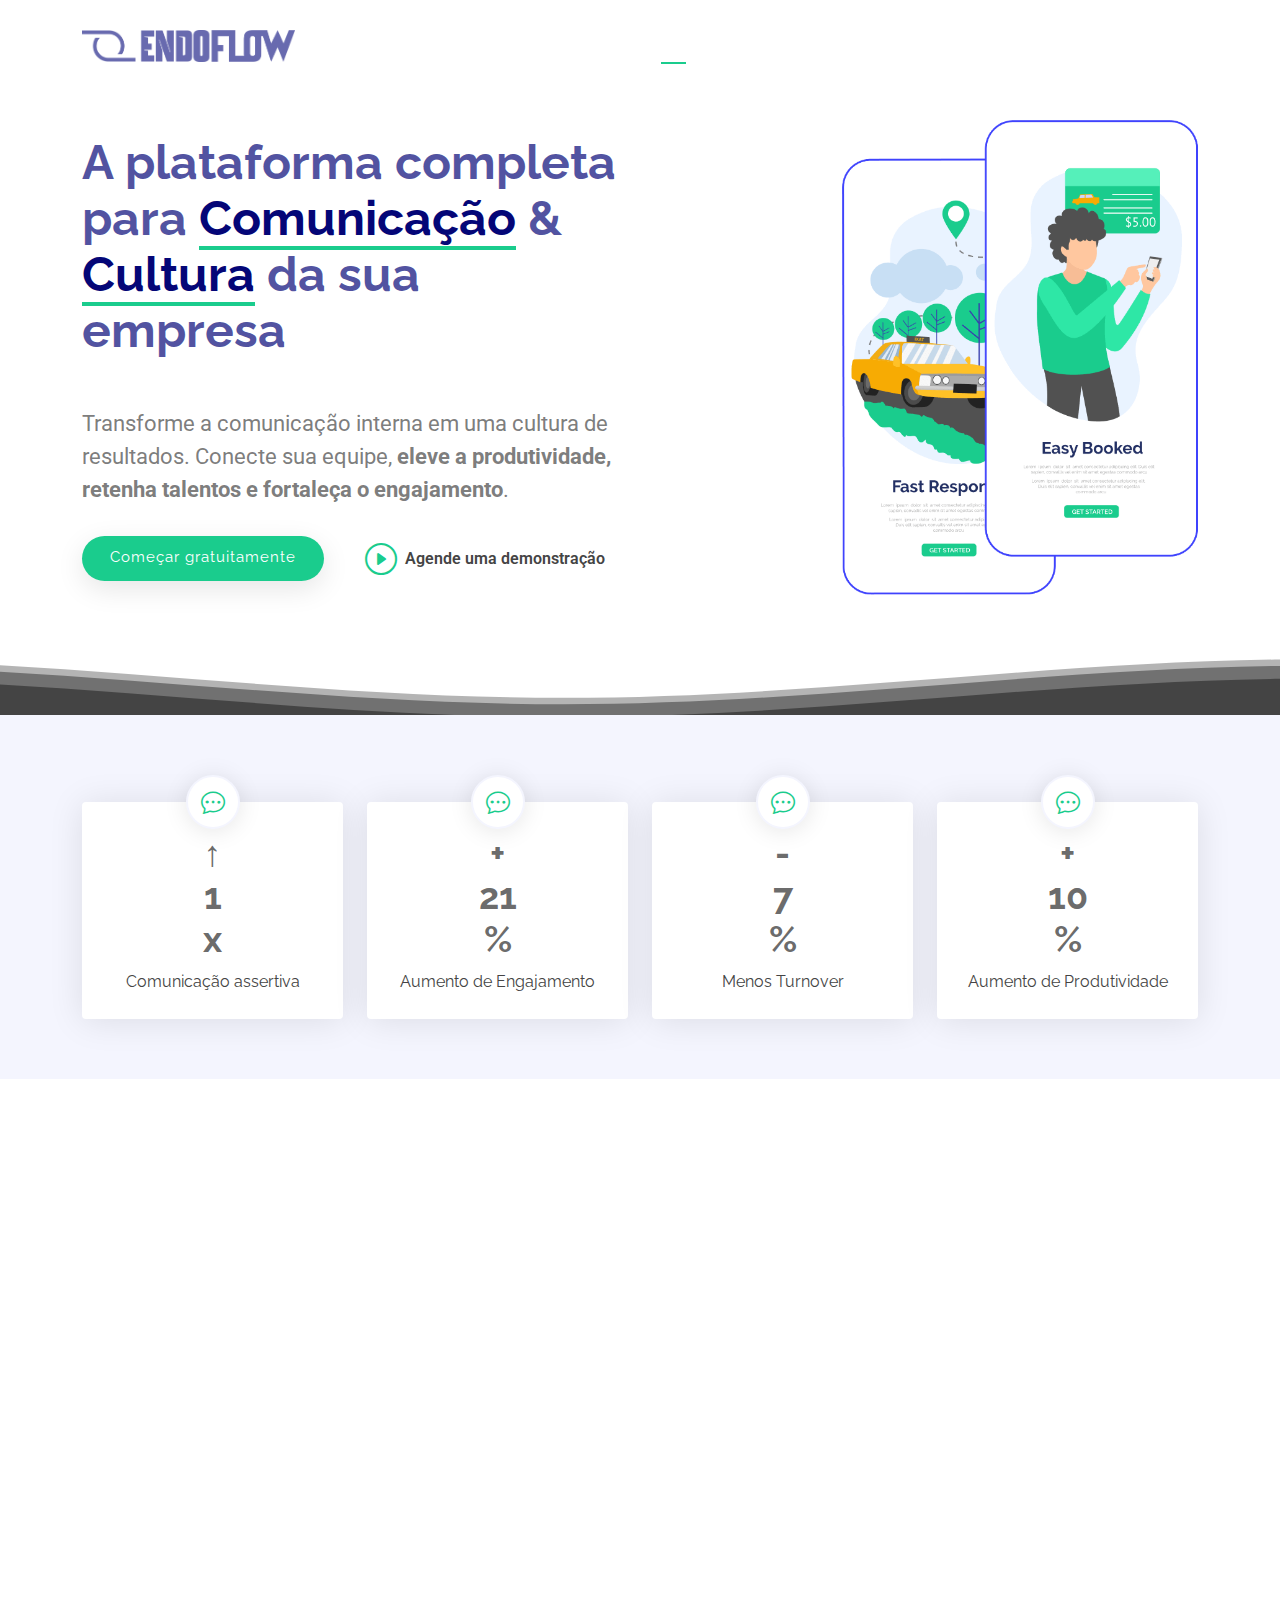
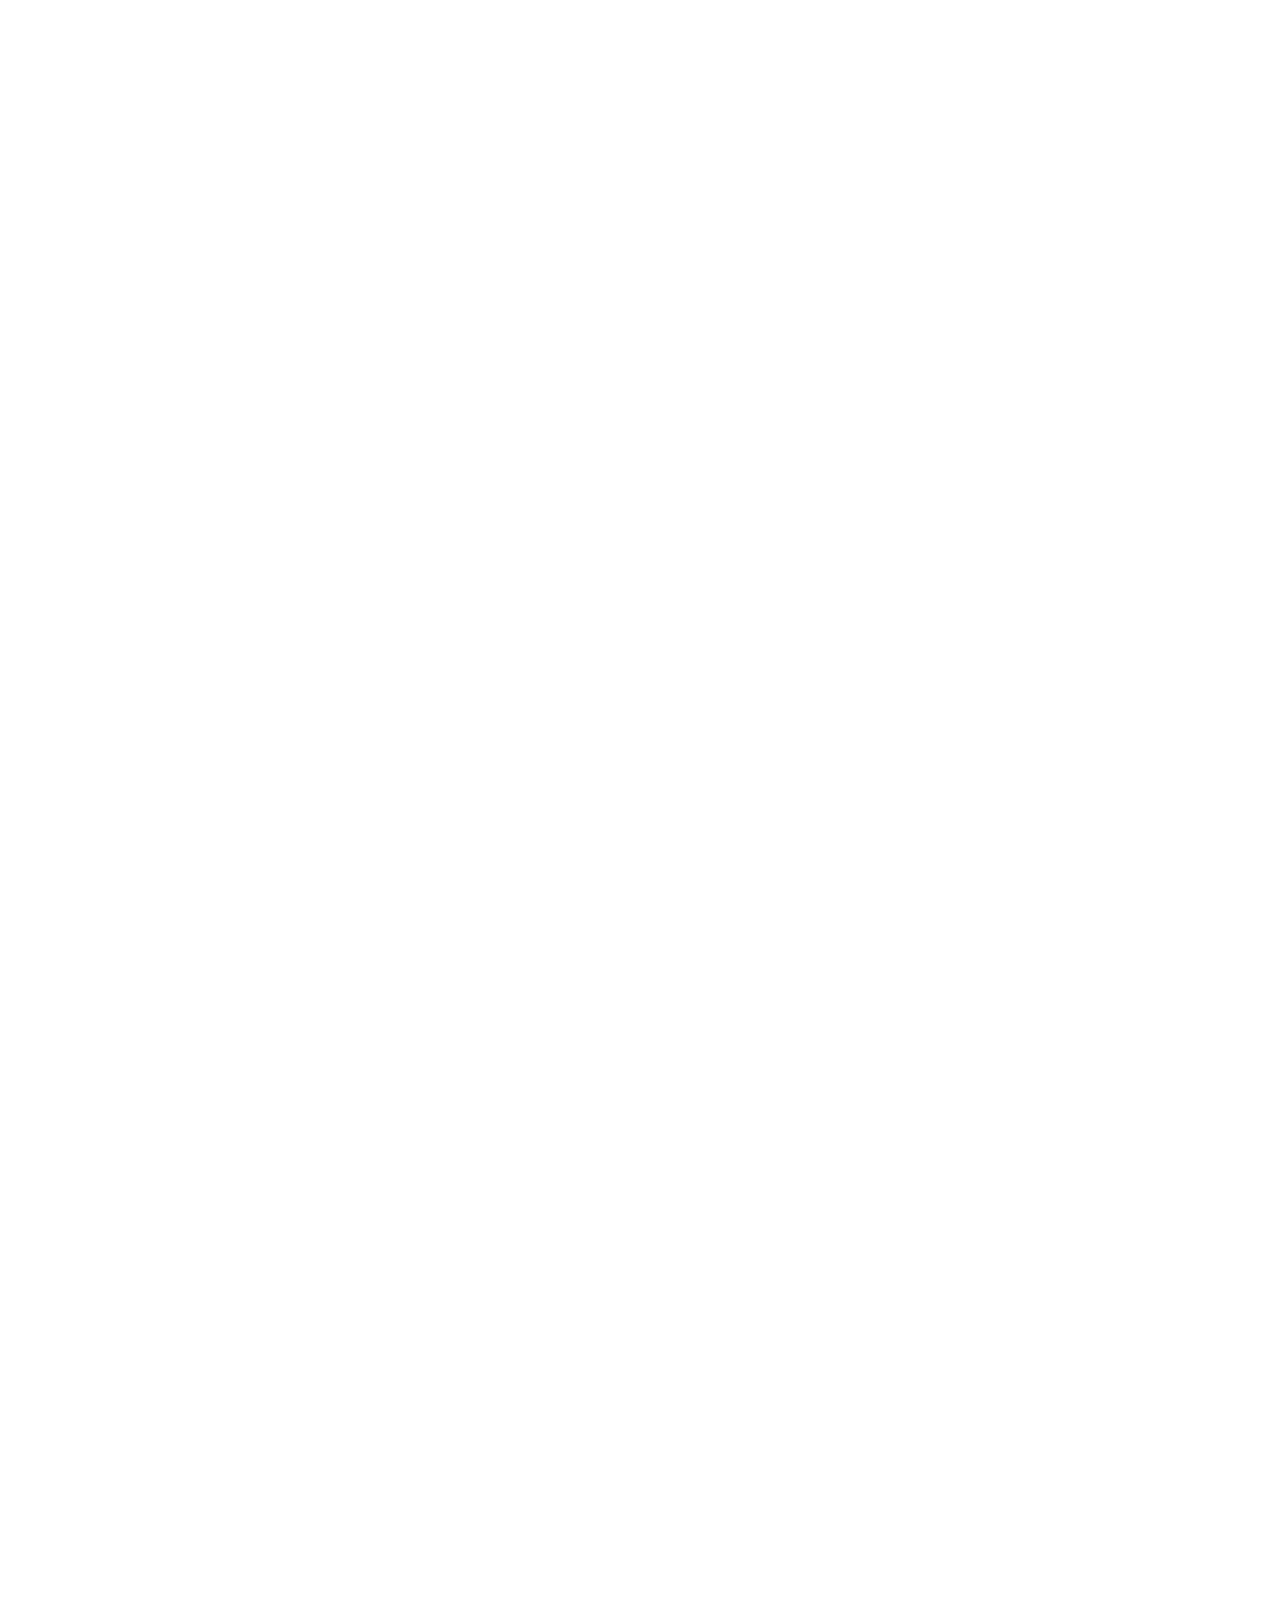
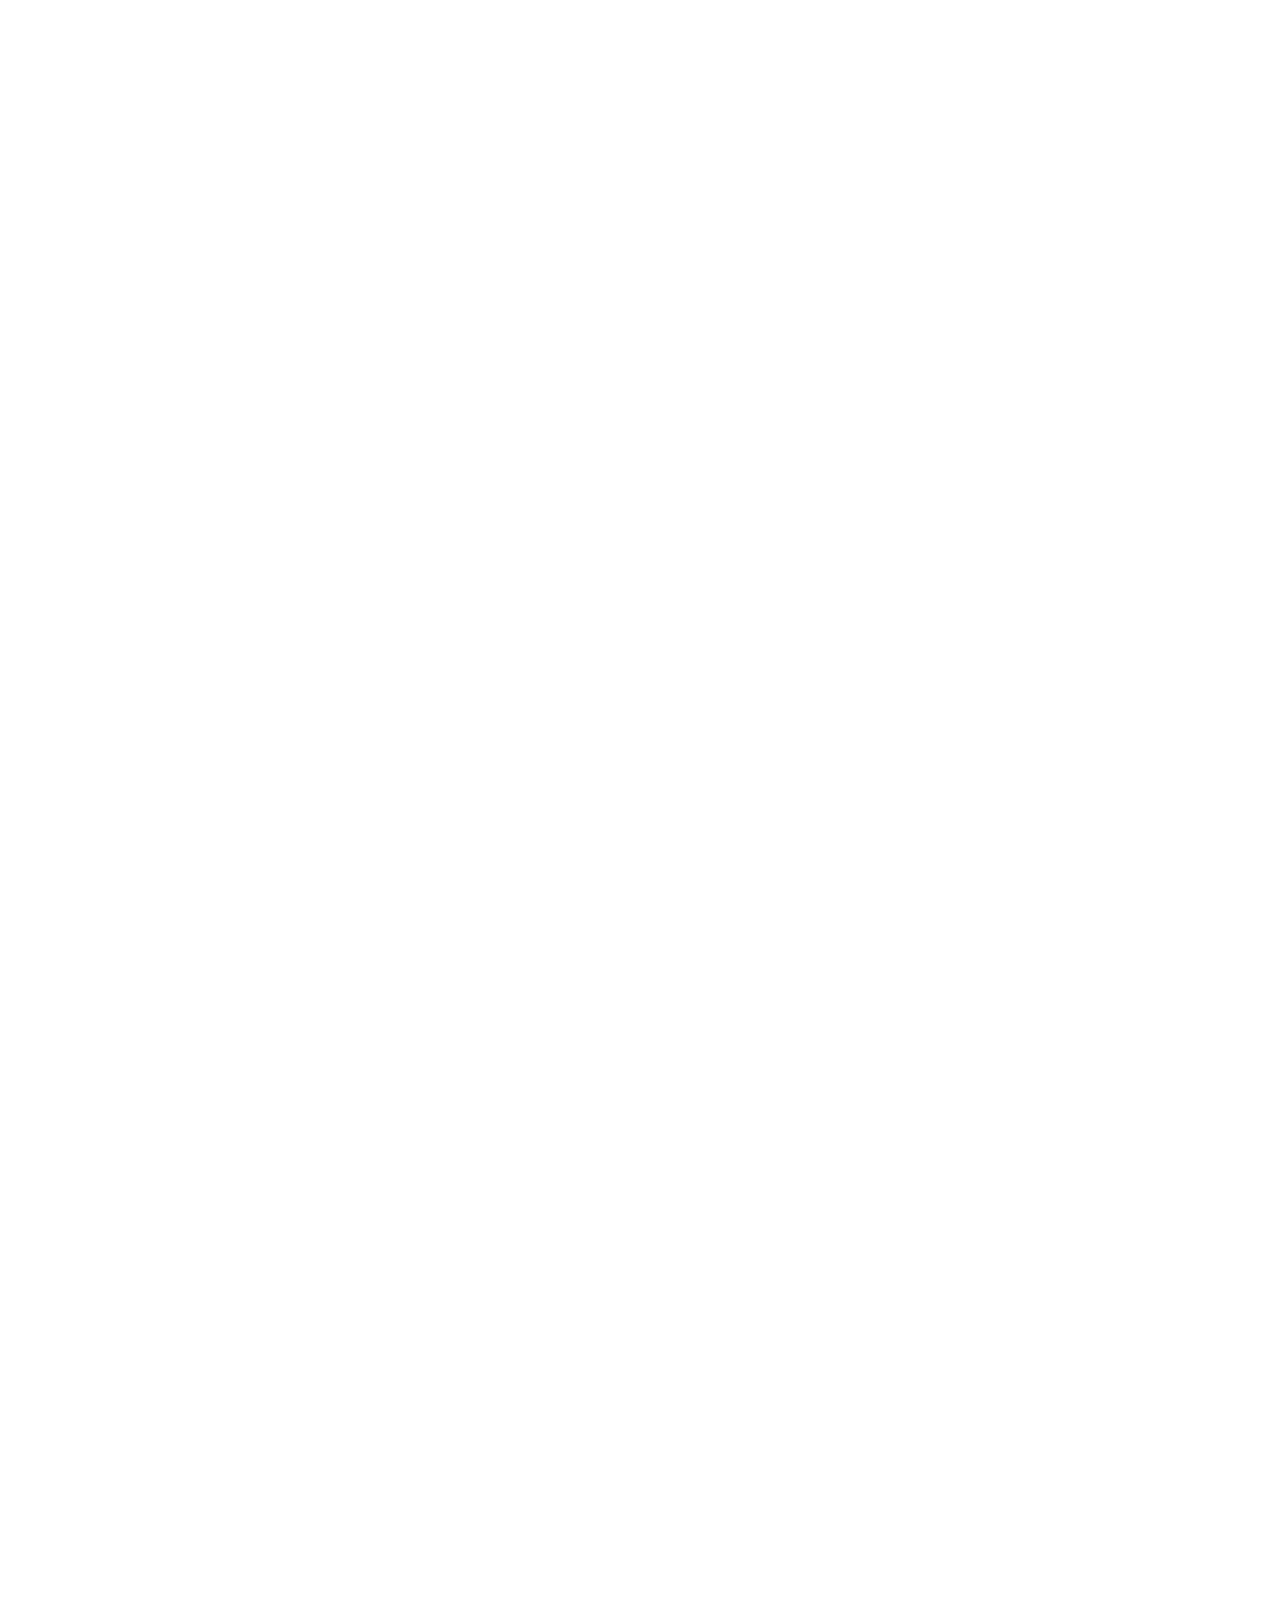
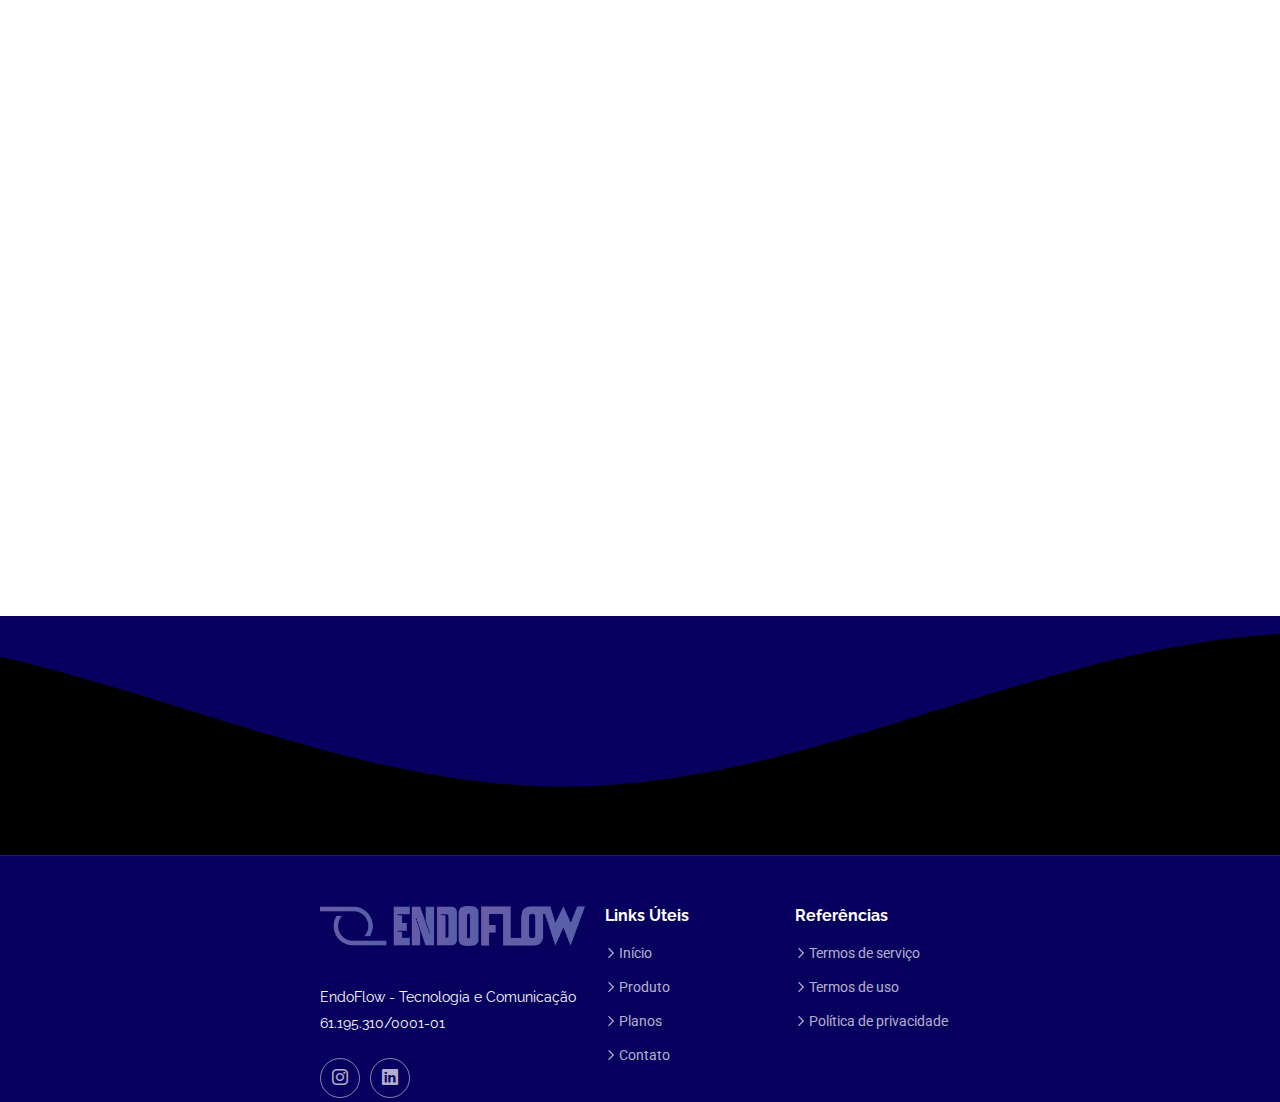
<file: index.html>
<!DOCTYPE html>
<html lang="pt-BR">

<head>
  <meta charset="utf-8">
  <meta content="width=device-width, initial-scale=1.0" name="viewport">
  <title>EndoFlow</title>
  <meta name="description"
    content="EndoFlow: plataforma moderna de comunicação interna, cultura e engajamento — com feed, chat e motor de engajamento para equipes operacionais e administrativas.">
  <meta name="keywords"
    content="comunicação interna, endomarketing, engajamento, cultura organizacional, NR-1, ESG, feed corporativo, chat corporativo, SaaS">

  <!-- Favicons -->
  <link href="assets/img/favicon.png" rel="icon">
  <link href="assets/img/apple-touch-icon.png" rel="apple-touch-icon">

  <!-- Fonts -->
  <link href="https://fonts.googleapis.com" rel="preconnect">
  <link href="https://fonts.gstatic.com" rel="preconnect" crossorigin>
  <link
    href="https://fonts.googleapis.com/css2?family=Roboto:ital,wght@0,100;0,300;0,400;0,500;0,700;0,900;1,100;1,300;1,400;1,500;1,700;1,900&family=Poppins:ital,wght@0,100;0,200;0,300;0,400;0,500;0,600;0,700;0,800;0,900;1,100;1,200;1,300;1,400;1,500;1,600;1,700;1,800;1,900&family=Raleway:ital,wght@0,100;0,200;0,300;0,400;0,500;0,600;0,700;0,800;0,900;1,100;1,200;1,300;1,400;1,500;1,600;1,700;1,800;1,900&display=swap"
    rel="stylesheet">

  <!-- Vendor CSS Files -->
  <link href="assets/vendor/bootstrap/css/bootstrap.min.css" rel="stylesheet">
  <link href="assets/vendor/bootstrap-icons/bootstrap-icons.css" rel="stylesheet">
  <link href="assets/vendor/aos/aos.css" rel="stylesheet">
  <link href="assets/vendor/glightbox/css/glightbox.min.css" rel="stylesheet">
  <link href="assets/vendor/swiper/swiper-bundle.min.css" rel="stylesheet">

  <!-- Main CSS File -->
  <link href="assets/css/main.css" rel="stylesheet">

  <!-- =======================================================
  * Template Name: Bootslander
  * Template URL: https://bootstrapmade.com/bootslander-free-bootstrap-landing-page-template/
  * Updated: Aug 07 2024 with Bootstrap v5.3.3
  * Author: BootstrapMade.com
  * License: https://bootstrapmade.com/license/
  ======================================================== -->
</head>

<body class="index-page">

  <header id="header" class="header d-flex align-items-center fixed-top">
    <div class="container-fluid container-xl position-relative d-flex align-items-center justify-content-between">

      <a href="index.html" class="logo d-flex align-items-center">
        <!-- Uncomment the line below if you also wish to use an image logo -->
        <img src="assets/img/Logo&EscritaRoxo2NoBackground.png" alt="">
        <!-- <h1 class="sitename">EndoFlow</h1> -->
      </a>

      <nav id="navmenu" class="navmenu">
        <ul>
          <li><a href="#hero" class="active">Início</a></li>
          <!-- <li><a href="#about">Sobre</a></li> -->
          <li><a href="#features">Produto</a></li>
          <li><a href="#pricing">Planos</a></li>
          <li><a href="#contact">Contato</a></li>

          <li class="nav-login">
            <a class="btn-nav-login" href="https://portal.endoflow.com.br/">Entrar</a>
          </li>

          <li class="nav-cta">
            <a class="btn-nav-cta" href="#pricing">Começar grátis</a>
          </li>
        </ul>
        <i class="mobile-nav-toggle d-xl-none bi bi-list"></i>
      </nav>

    </div>
  </header>

  <main class="main">

    <!-- Hero Section -->
    <section id="hero" class="hero section hero-light">
      <div class="container">
        <div class="row gy-4 justify-content-between">
          <div class="col-lg-4 order-lg-last hero-img" data-aos="zoom-out" data-aos-delay="100">
            <img src="assets/img/hero-img.png" class="img-fluid animated" alt="Prévia da plataforma EndoFlow">
          </div>

          <div class="col-lg-6  d-flex flex-column justify-content-center" data-aos="fade-in">

            <!-- <span class="ef-pill">EndoFlow • Motor de Engajamento & Comunicação Interna</span> -->

            <h1 class="hero-title">A plataforma completa para <span>Comunicação</span> & <span>Cultura</span> da sua
              empresa</h1>
            <br>
            <p class="hero-subtitle">Transforme a comunicação interna em uma cultura de resultados. Conecte sua equipe,
              <b>eleve a
                produtividade, retenha talentos e fortaleça o engajamento</b>.
            </p>
            <div class="hero-cta d-flex align-items-center gap-3">
              <a href="#pricing" class="btn-get-started">Começar gratuitamente</a>
              <a href="#contact"
                class="btn-watch-video d-flex align-items-center"><i class="bi bi-play-circle"></i><span>Agende uma demonstração</span></a>
            </div>
          </div>

        </div>
      </div>

      <svg class="hero-waves" xmlns="http://www.w3.org/2000/svg" xmlns:xlink="http://www.w3.org/1999/xlink"
        viewBox="0 24 150 28 " preserveAspectRatio="none">
        <defs>
          <path id="wave-path" d="M-160 44c30 0 58-18 88-18s 58 18 88 18 58-18 88-18 58 18 88 18 v44h-352z"></path>
        </defs>
        <g class="wave1">
          <use xlink:href="#wave-path" x="50" y="3"></use>
        </g>
        <g class="wave2">
          <use xlink:href="#wave-path" x="50" y="0"></use>
        </g>
        <g class="wave3">
          <use xlink:href="#wave-path" x="50" y="9"></use>
        </g>
      </svg>

    </section><!-- /Hero Section -->

    <!-- Features Section -->


    <!-- Stats Section -->
    <section id="stats" class="stats section light-background">

      <div class="container" data-aos="fade-up" data-aos-delay="100">

        <div class="row gy-4">

          <div class="col-lg-3 col-md-6 d-flex flex-column align-items-center">
            <i class="bi bi-chat-dots"></i>
            <div class="stats-item">
              <h3 class="stat-value">
                <span class="stat-prefix">↑</span>
                <span data-purecounter-start="0" data-purecounter-end="2" data-purecounter-duration="1"
                  class="purecounter"></span>
                <span class="stat-suffix">x</span>
              </h3>
              <p>Comunicação assertiva</p>
            </div>
          </div>

          <div class="col-lg-3 col-md-6 d-flex flex-column align-items-center">
            <i class="bi bi-chat-dots"></i>
            <div class="stats-item">
              <h3 class="stat-value">
                <span class="stat-prefix">+</span>
                <span data-purecounter-start="0" data-purecounter-end="30" data-purecounter-duration="1"
                  class="purecounter"></span>
                <span class="stat-suffix">%</span>
              </h3>

              <p>Aumento de Engajamento</p>
            </div>
          </div>


          <div class="col-lg-3 col-md-6 d-flex flex-column align-items-center">
            <i class="bi bi-chat-dots"></i>
            <div class="stats-item">
              <h3 class="stat-value">
                <span class="stat-prefix">-</span>
                <span data-purecounter-start="0" data-purecounter-end="10" data-purecounter-duration="1"
                  class="purecounter"></span>
                <span class="stat-suffix">%</span>
              </h3>

              <p>Menos Turnover</p>
            </div>
          </div>

          <div class="col-lg-3 col-md-6 d-flex flex-column align-items-center">
            <i class="bi bi-chat-dots"></i>
            <div class="stats-item">
              <h3 class="stat-value">
                <span class="stat-prefix">+</span>
                <span data-purecounter-start="0" data-purecounter-end="15" data-purecounter-duration="1"
                  class="purecounter"></span>
                <span class="stat-suffix">%</span>
              </h3>

              <p>Aumento de Produtividade</p>
            </div>
          </div>

        </div>

      </div>

    </section><!-- /Stats Section -->

    <!-- Details Section -->
    <section id="features" class="details section">

      <!-- Section Title -->
      <div class="container section-title" data-aos="fade-up">
        <h2>DETALHES</h2>
        <div><span>PRODUTO</span> <span class="description-title"></span></div>
      </div><!-- End Section Title -->

      <div class="container">

        <div class="row gy-4 align-items-center features-item">
          <div class="col-md-5 d-flex align-items-center" data-aos="zoom-out" data-aos-delay="100">
            <img src="assets/img/Feed.png" class="img-fluid" alt="">
          </div>
          <div class="col-md-7" data-aos="fade-up" data-aos-delay="100">
            <h3>O feed que coloca todo mundo na mesma página.</h3>
            <p class="fst-italic">
              Publicações internas com alcance real no operacional — com segmentação, interação e métricas para saber o
              que foi visto, entendido e aplicado.
            </p>
            <ul>
              <li><i class="bi bi-check"></i><span>Comunicação por setor, unidade, turno e tags</span></li>
              <li><i class="bi bi-check"></i> <span>Curtidas, comentários e confirmações de leitura</span>
              </li>
              <li><i class="bi bi-check"></i> <span>Métricas de alcance e engajamento em tempo real</span></li>
            </ul>
          </div>
        </div><!-- Features Item -->

        <div class="row gy-4 align-items-center features-item">
          <div class="col-md-5 order-1 order-md-2 d-flex align-items-center" data-aos="zoom-out" data-aos-delay="200">
            <img src="assets/img/Cópia de Design sem nome (3).png" class="img-fluid" alt="">
          </div>
          <div class="col-md-7 order-2 order-md-1" data-aos="fade-up" data-aos-delay="200">
            <h3>Comunicação segmentada</h3>
            <p class="fst-italic">
              Crie canais e centralize conversas com foco, do operacional ao administrativo, tudo no mesmo lugar.
            </p>
            <ul>
              <li><i class="bi bi-check"></i><span>Canais públicos e privados</span></li>
              <li><i class="bi bi-check"></i> <span>Conversas por tema, sem dispersão</span>
              </li>
              <li><i class="bi bi-check"></i> <span>Colaboração fluida entre áreas</span></li>
            </ul>
            <!-- <p>
              Ullamco laboris nisi ut aliquip ex ea commodo consequat. Duis aute irure dolor in reprehenderit in
              voluptate
              velit esse cillum dolore eu fugiat nulla pariatur. Excepteur sint occaecat cupidatat non proident, sunt in
              culpa qui officia deserunt mollit anim id est laborum
            </p> -->
          </div>
        </div><!-- Features Item -->

        <div class="row gy-4 align-items-center features-item">
          <div class="col-md-5 d-flex align-items-center" data-aos="zoom-out">
            <img src="assets/img/Recompensa.png" class="img-fluid" alt="">
          </div>
          <div class="col-md-7" data-aos="fade-up">
            <h3>Gamificação que move comportamento.</h3>
            <p>Pontos, níveis e recompensas para transformar comunicação em ação, com regras e métricas.</p>
            <ul>
              <li><i class="bi bi-check"></i> <span>Pontos por ações (ler, comentar, concluir)</span></li>
              <li><i class="bi bi-check"></i><span>Rankings e reconhecimento por equipes</span>
              </li>
              <li><i class="bi bi-check"></i> <span>Recompensas e catálogo de benefícios</span>.
              </li>
            </ul>
          </div>
        </div><!-- Features Item -->

        <div class="row gy-4 align-items-center features-item">
          <div class="col-md-5 order-1 order-md-2 d-flex align-items-center" data-aos="zoom-out">
            <img src="assets/img/Portal.png" class="img-fluid" alt="">
          </div>
          <div class="col-md-7 order-2 order-md-1" data-aos="fade-up">
            <h3>Motor de Engajamento.</h3>
            <p class="fst-italic">
              Inteligência que transforma comunicação em rotina — com governança, segmentação e métricas.
            </p>
             <ul>
              <li><i class="bi bi-check"></i> <span>Calendário de campanhas e cadência automática</span></li>
              <li><i class="bi bi-check"></i><span>Conteúdo certo para cada público (tags, setor, turno)</span>
              </li>
              <li><i class="bi bi-check"></i> <span>Métricas de engajamento por área e unidade</span>.
              </li>
            </ul>
          </div>
        </div><!-- Features Item -->

      </div>

    </section><!-- /Details Section -->

    <!-- Testimonials Section -->
    <!-- <section id="testimonials" class="testimonials-saas-light section">

      <div class="container" data-aos="fade-up" data-aos-delay="100">

        <div class="saas-heading">
          <span class="saas-kicker">Depoimentos</span>
          <h2>Quem já usa <span>Solução</span></h2>
          <p>Feedback direto de operação, RH e SST.</p>
        </div>

        <div class="saas-testimonials-grid">

          <article class="saas-t-card">
            <header class="saas-t-top">
              <div class="saas-t-id">
                <img class="saas-avatar" src="assets/img/testimonials/t1.png" alt="Depoente">
                <img class="saas-avatar" src="assets/img/testimonials/te1.jpg" alt="Depoente">
                <div class="saas-t-meta">
                  <strong><u>Renata Scussiatto</u></strong>
                  <strong>Diretora Administrativa | PerfilGraf</strong>
                  <span>Indústria (RS)</span>
                </div>
              </div>

              <div class="saas-stars" aria-label="5 estrelas">
                <i class="bi bi-star-fill"></i><i class="bi bi-star-fill"></i><i class="bi bi-star-fill"></i><i
                  class="bi bi-star-fill"></i><i class="bi bi-star-fill"></i>
              </div>
            </header>

            <p class="saas-quote">
              “As mensagens chegam com clareza e no timing certo. Diminuiu ruído e retrabalho.”
            </p>

            <footer class="saas-t-footer">
              <span class="saas-tag"><i class="bi bi-lightning-charge"></i> Execução mais rápida</span>
              <span class="saas-verified"><i class="bi bi-patch-check-fill"></i> Verificado</span>
            </footer>
          </article>

          <article class="saas-t-card">
            <header class="saas-t-top">
              <div class="saas-t-id">
                <img class="saas-avatar" src="assets/img/testimonials/t2.jpg" alt="Depoente">
                <img class="saas-avatar" src="assets/img/testimonials/te2.jpg" alt="Depoente">

                <div class="saas-t-meta">
                  <strong><u>Braian Borba</u></strong>
                  <strong>Sócio | MagnaData System</strong>
                  <span>Varejo (Multiunidades)</span>
                </div>
              </div>

              <div class="saas-stars" aria-label="5 estrelas">
                <i class="bi bi-star-fill"></i><i class="bi bi-star-fill"></i><i class="bi bi-star-fill"></i><i
                  class="bi bi-star-fill"></i><i class="bi bi-star-fill"></i>
              </div>
            </header>

            <p class="saas-quote">
              “Campanhas internas ganharam ritmo e adesão. A comunicação virou rotina.”
            </p>

            <footer class="saas-t-footer">
              <span class="saas-tag"><i class="bi bi-people"></i> Mais engajamento</span>
              <span class="saas-verified"><i class="bi bi-patch-check-fill"></i> Verificado</span>
            </footer>
          </article>

          <article class="saas-t-card">
            <header class="saas-t-top">
              <div class="saas-t-id">
                <img class="saas-avatar" src="assets/img/testimonials/testimonials-3.jpg" alt="Depoente">
                <img class="saas-avatar" src="assets/img/testimonials/testimonials-3.jpg" alt="Depoente">
                <div class="saas-t-meta">
                  <strong><u>Dono de Alguma coisa</u></strong>
                  <strong>????????</strong>
                  <span>Logística</span>
                </div>
              </div>

              <div class="saas-stars" aria-label="5 estrelas">
                <i class="bi bi-star-fill"></i><i class="bi bi-star-fill"></i><i class="bi bi-star-fill"></i><i
                  class="bi bi-star-fill"></i><i class="bi bi-star-fill"></i>
              </div>
            </header>

            <p class="saas-quote">
              “Alertas e orientações ficaram consistentes, com rastreabilidade e resposta.”
            </p>

            <footer class="saas-t-footer">
              <span class="saas-tag"><i class="bi bi-shield-check"></i> Rotina contínua</span>
              <span class="saas-verified"><i class="bi bi-patch-check-fill"></i> Verificado</span>
            </footer>
          </article>

        </div>

      </div>
    </section> -->

    <section id="pricing" class="pricing pricing-v2 section">
      <div class="container" data-aos="fade-up">

        <div class="section-header text-center">
          <h2>Escolha seu plano</h2>
          <p>Valores e condições sob consulta — receba a tabela completa no seu e-mail.</p>
        </div>

        <div class="pricing-grid">

          <!-- Launch -->
          <div class="pricing-card">
            <div class="pricing-head">
              <div class="pricing-name">Basic</div>
              <span class="pricing-pill pill-entry">Entrada</span>
            </div>

            <div class="pricing-price quote">Valores sob consulta</div>
            <div class="pricing-description">Até 150 usuários • 300 GB</div>
            <p class="pricing-summary">Ideal para empresas iniciando a estruturação da comunicação interna.</p>

            <ul class="pricing-features">
              <li>App + Portal + TV corporativa</li>
              <li>Módulos de postagens, canais e campanhas</li>
              <li>IA opcional para posts culturais básicos e quizzes simples</li>
            </ul>

            <a href="register.html" class="btn-primary">Receber valores</a>
          </div>

          <!-- Growth (Featured) -->
          <div class="pricing-card featured">
            <div class="pricing-badge">Mais vendido</div>

            <div class="pricing-head">
              <div class="pricing-name">Pro</div>
              <span class="pricing-pill pill-best">Mais vendido</span>
            </div>

            <div class="pricing-price quote">Valores sob consulta</div>
            <div class="pricing-description">Até 500 usuários • 1 TB</div>
            <p class="pricing-summary">Equilíbrio ideal para empresas industriais e de serviços em expansão.</p>

            <ul class="pricing-features">
              <li>Todos os recursos do Basic</li>
              <li>Motor de cultura com IA rodando diariamente</li>
              <li>Campanhas culturais, quizzes e calendário estratégico</li>
            </ul>

            <a href="register.html" class="btn-primary">Receber valores</a>
          </div>

          <!-- Scale -->
          <div class="pricing-card">
            <div class="pricing-head">
              <div class="pricing-name">Gold</div>
              <span class="pricing-pill pill-scale">Escala</span>
            </div>

            <div class="pricing-price quote">Valores sob consulta</div>
            <div class="pricing-description">Até 1.000 usuários • 2,5 TB</div>
            <p class="pricing-summary">Para grupos com múltiplas unidades, turnos e alta dispersão geográfica.</p>

            <ul class="pricing-features">
              <li>Todos os recursos do Pro</li>
              <li>Segmentações avançadas de público e tags</li>
              <li>Mais espaço de mídia (vídeos, carrosséis, TV em múltiplas plantas)</li>
            </ul>

            <a href="register.html" class="btn-primary">Falar com especialista</a>
          </div>

          <!-- Vision -->
          <div class="pricing-card">
            <div class="pricing-head">
              <div class="pricing-name">Enterprise</div>
              <span class="pricing-pill pill-enterprise">Enterprise</span>
            </div>

            <div class="pricing-price quote">Valores sob consulta</div>
            <div class="pricing-description">Até 2.500 usuários • 6 TB</div>
            <p class="pricing-summary">Para grupos empresariais, holdings e operações de grande porte.</p>

            <ul class="pricing-features">
              <li>Todos os recursos do Gold</li>
              <li>SLAs dedicados e integrações sob medida</li>
              <li>Governança centralizada com múltiplas empresas/unidades</li>
            </ul>

            <a href="register.html" class="btn-primary">Agendar conversa</a>
          </div>

        </div>
      </div>
    </section>


    <!-- Contact Section -->
    <section id="contact" class="contact contact-v2 section">

      <div class="container" data-aos="fade-up">

        <div class="section-header text-center">
          <h2>Entre em contato</h2>


          <p>
            Fale com a <strong class="brand-highlight">EndoFlow</strong>.
            Vamos responder o mais rápido possível.
          </p>

        </div>

        <div class="row gy-5 align-items-start">

          <!-- Infos -->
          <div class="col-lg-4">

            <a href="tel:+5554994580152" class="contact-card d-flex align-items-center">
              <div class="icon">
                <i class="bi bi-telephone"></i>
              </div>
              <div>
                <h4>Telefone</h4>
                <span>(54) 99458-0152</span>
              </div>
            </a>


            <a href="https://wa.me/5554994580152" target="_blank" class="contact-card d-flex align-items-center">
              <div class="icon">
                <i class="bi bi-whatsapp"></i>
              </div>
              <div>
                <h4>WhatsApp</h4>
                <span>Chamar no WhatsApp</span>
              </div>
            </a>

            <div class="contact-card d-flex align-items-center">
              <div class="icon">
                <i class="bi bi-envelope"></i>
              </div>
              <div>
                <h4>Email</h4>
                <span>contato@endoflow.com.br</span>
              </div>
            </div>

          </div>

          <!-- Formulário -->
          <div class="col-lg-8">

            <form action="forms/contact.php" method="post" class="php-email-form contact-form-v2">

              <div class="row gy-4">

                <div class="col-md-6">
                  <input type="text" name="name" class="form-control" placeholder="Seu nome" required>
                </div>

                <div class="col-md-6">
                  <input type="email" name="email" class="form-control" placeholder="Seu email" required>
                </div>

                <div class="col-md-12">
                  <input type="text" name="subject" class="form-control" placeholder="Assunto" required>
                </div>

                <div class="col-md-12">
                  <textarea name="message" rows="6" class="form-control" placeholder="Mensagem" required></textarea>
                </div>

                <div class="col-md-12 text-center">
                  <div class="loading">Enviando...</div>
                  <div class="sent-message">Sua mensagem foi enviada com sucesso!</div>
                  <div class="error-message">Erro ao enviar. Tente novamente.</div>

                  <button id="submitBtn" type="submit" class="btn-primary">
                    Enviar mensagem
                  </button>
                </div>

              </div>
            </form>

          </div>

        </div>
      </div>

    </section>

  </main>

  <footer id="footer" class="footer dark-background">

    <svg class="footer-waves" xmlns="http://www.w3.org/2000/svg" xmlns:xlink="http://www.w3.org/1999/xlink"
      viewBox="0 24 150 28" preserveAspectRatio="none" aria-hidden="true">
      <defs>
        <path id="footer-wave-path" d="M-160 44c30 0 58-18 88-18s 58 18 88 18 58-18 88-18 58 18 88 18 v44h-352z"></path>
      </defs>
      <g class="fwave1">
        <use xlink:href="#footer-wave-path" x="50" y="3"></use>
      </g>
      <g class="fwave2">
        <use xlink:href="#footer-wave-path" x="50" y="0"></use>
      </g>
      <g class="fwave3">
        <use xlink:href="#footer-wave-path" x="50" y="9"></use>
      </g>
    </svg>

    <div class="footer-top">
      <div class="container">
        <div class="row gy-4 justify-content-center text-center text-lg-start">
          <div class="col-lg-3 col-md-6 footer-about">
            <a href="index.html" class="logo d-flex align-items-center">
              <img src="assets/img/Logo&EscritaRoxo3NoBackground.png" alt="">
            </a>
            <div class="footer-contact pt-3">
              <!-- <p>A108 Adam Street</p> -->
              <!-- <p>New York, NY 535022</p> -->
              <p>EndoFlow - Tecnologia e Comunicação</p>
              <p>61.195.310/0001-01</p>
            </div>
            <div class="social-links d-flex mt-4">
              <a href="https://www.instagram.com/endoflowbr" target="_blank"><i class="bi bi-instagram"></i></a>
              <a href="https://www.linkedin.com/company/endoflow-br/" target="_blank"><i class="bi bi-linkedin"></i></a>
            </div>
          </div>

          <div class="col-lg-2 col-md-3 footer-links">
            <h4>Links Úteis</h4>
            <ul>
              <li><i class="bi bi-chevron-right"></i> <a href="#"> Início</a></li>
              <!-- <li><i class="bi bi-chevron-right"></i> <a href="#about"> Sobre</a></li> -->
              <li><i class="bi bi-chevron-right"></i> <a href="#features"> Produto</a></li>
              <li><i class="bi bi-chevron-right"></i> <a href="#services"> Planos</a></li>
              <!-- <li><i class="bi bi-chevron-right"></i> <a href="#team"> Equipe</a></li> -->
              <li><i class="bi bi-chevron-right"></i> <a href="#contact"> Contato</a></li>
            </ul>
          </div>

          <div class="col-lg-2 col-md-3 footer-links">
            <h4>Referências</h4>
            <ul>
              <li><i class="bi bi-chevron-right"></i> <a href="https://portal.endoflow.com.br/terms-of-service"> Termos
                  de serviço</a></li>
              <li><i class="bi bi-chevron-right"></i> <a href="https://portal.endoflow.com.br/terms-of-use"> Termos de
                  uso</a></li>
              <li><i class="bi bi-chevron-right"></i> <a href="https://portal.endoflow.com.br/privacy-policy"> Política
                  de privacidade</a></li>
            </ul>
          </div>

        </div>
      </div>
    </div>

  </footer>

  <!-- Scroll Top -->
  <a href="#" id="scroll-top" class="scroll-top d-flex align-items-center justify-content-center"><i
      class="bi bi-arrow-up-short"></i></a>

  <!-- Preloader -->
  <div id="preloader"></div>

  <!-- Vendor JS Files -->
  <script src="assets/vendor/bootstrap/js/bootstrap.bundle.min.js"></script>
  <script src="assets/vendor/php-email-form/validate.js"></script>
  <script src="assets/vendor/aos/aos.js"></script>
  <script src="assets/vendor/glightbox/js/glightbox.min.js"></script>
  <script src="assets/vendor/purecounter/purecounter_vanilla.js"></script>
  <script src="assets/vendor/swiper/swiper-bundle.min.js"></script>

  <!-- Main JS File -->
  <script src="assets/js/main.js"></script>

</body>

</html>

<script>
  document.addEventListener("DOMContentLoaded", function () {
    document.getElementById("submitBtn").addEventListener("click", function () {

      const formDataObject = {
        name: document.getElementById("name").value,
        email: document.getElementById("email").value,
        subject: document.getElementById("subject").value,
        message: document.getElementById("message").value,
      };

      // Show loading message
      document.querySelector(".loading").style.display = "block";

      // Use fetch to send data to the endpoint
      fetch("https://portal.endoflow.com.br/api/Contact", {
        method: "POST",
        headers: {
          "Content-Type": "application/json",
        },
        body: JSON.stringify(formDataObject),
      })
        .then(async (response) => {
          const data = await response.json();

          if (response.ok) {
            document.querySelector(".sent-message").textContent = data.message || "E-mail enviado com sucesso!";
            document.querySelector(".sent-message").style.display = "block";
            document.querySelector(".error-message").style.display = "none";
          } else {
            document.querySelector(".error-message").textContent = data.error || "Falha ao enviar o e-mail.";
            document.querySelector(".error-message").style.display = "block";
            document.querySelector(".sent-message").style.display = "none";
          }
        })
        .catch((error) => {
          console.error("Error:", error);
          document.querySelector(".error-message").textContent = "Erro inesperado. Tente novamente!";
          document.querySelector(".error-message").style.display = "block";
          document.querySelector(".sent-message").style.display = "none";
        })
        .finally(() => {
          document.querySelector(".loading").style.display = "none";
        });
    });
  });
</script>
</file>
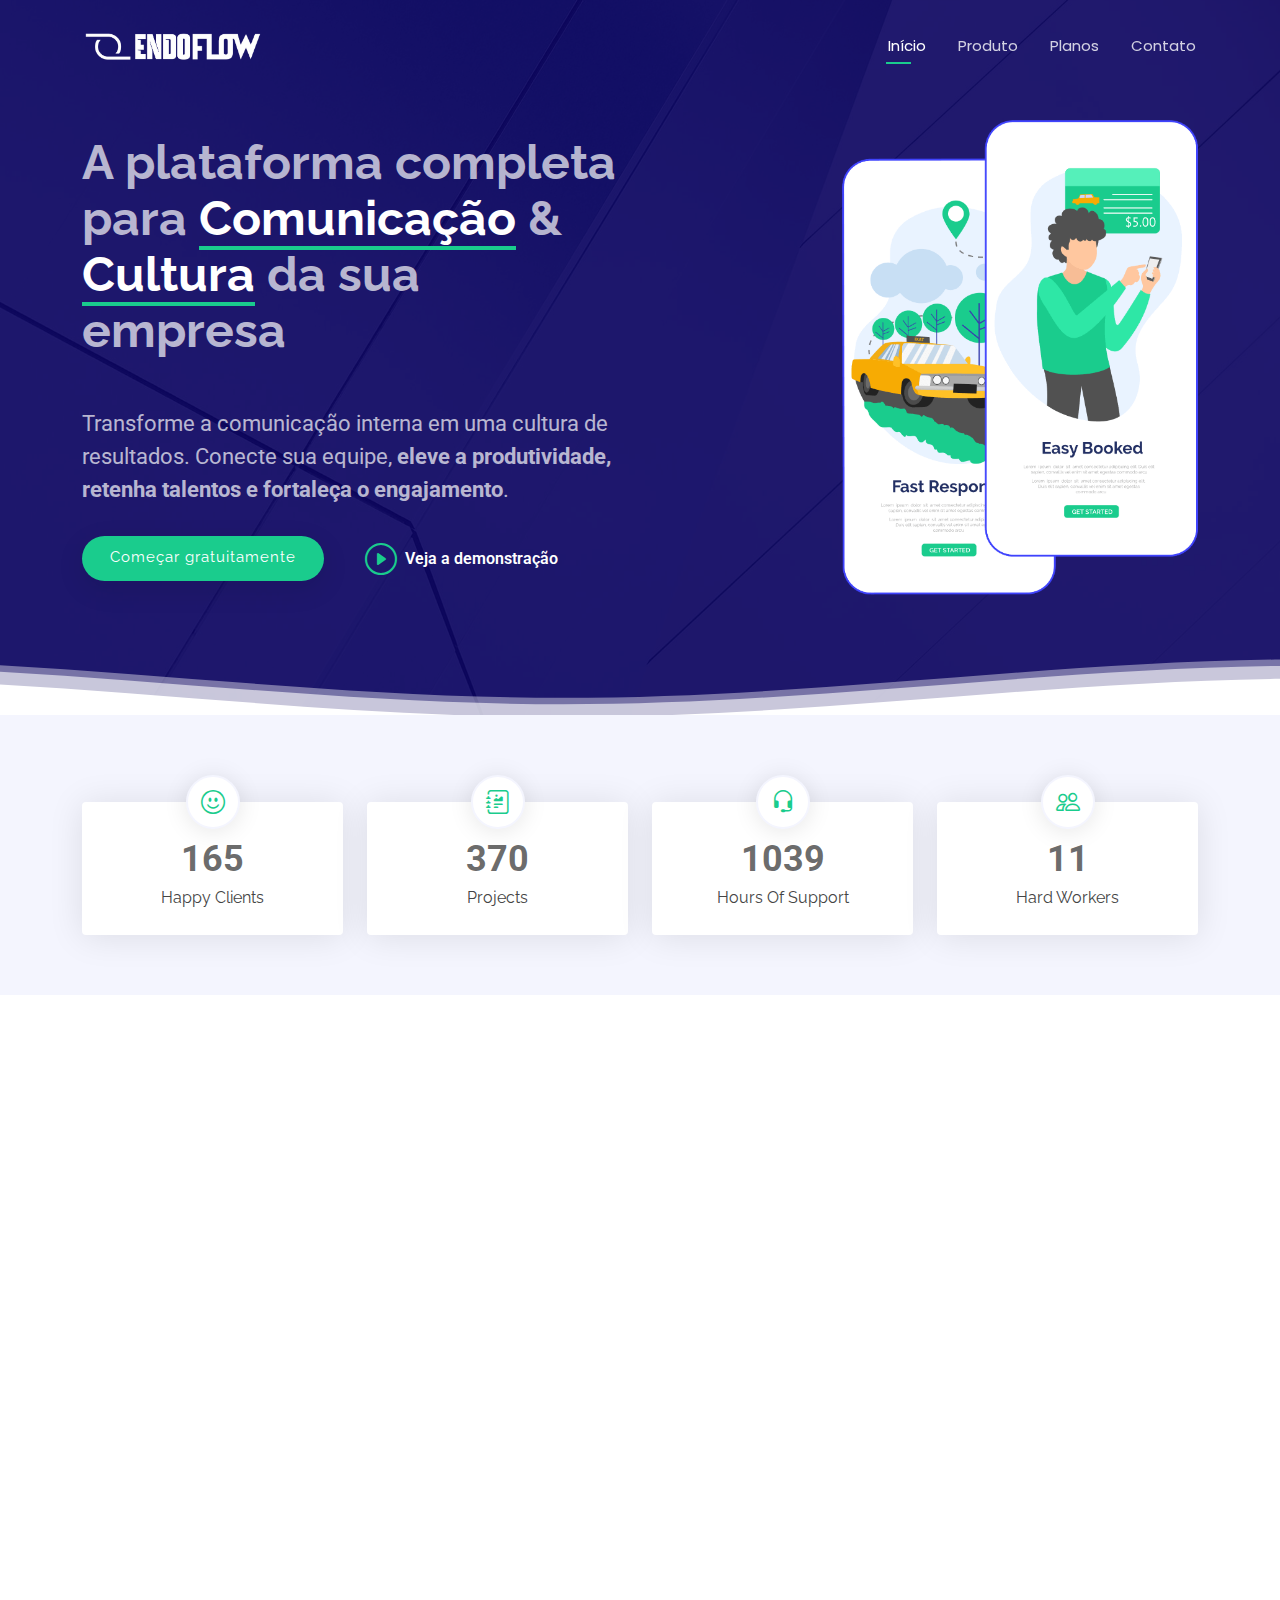
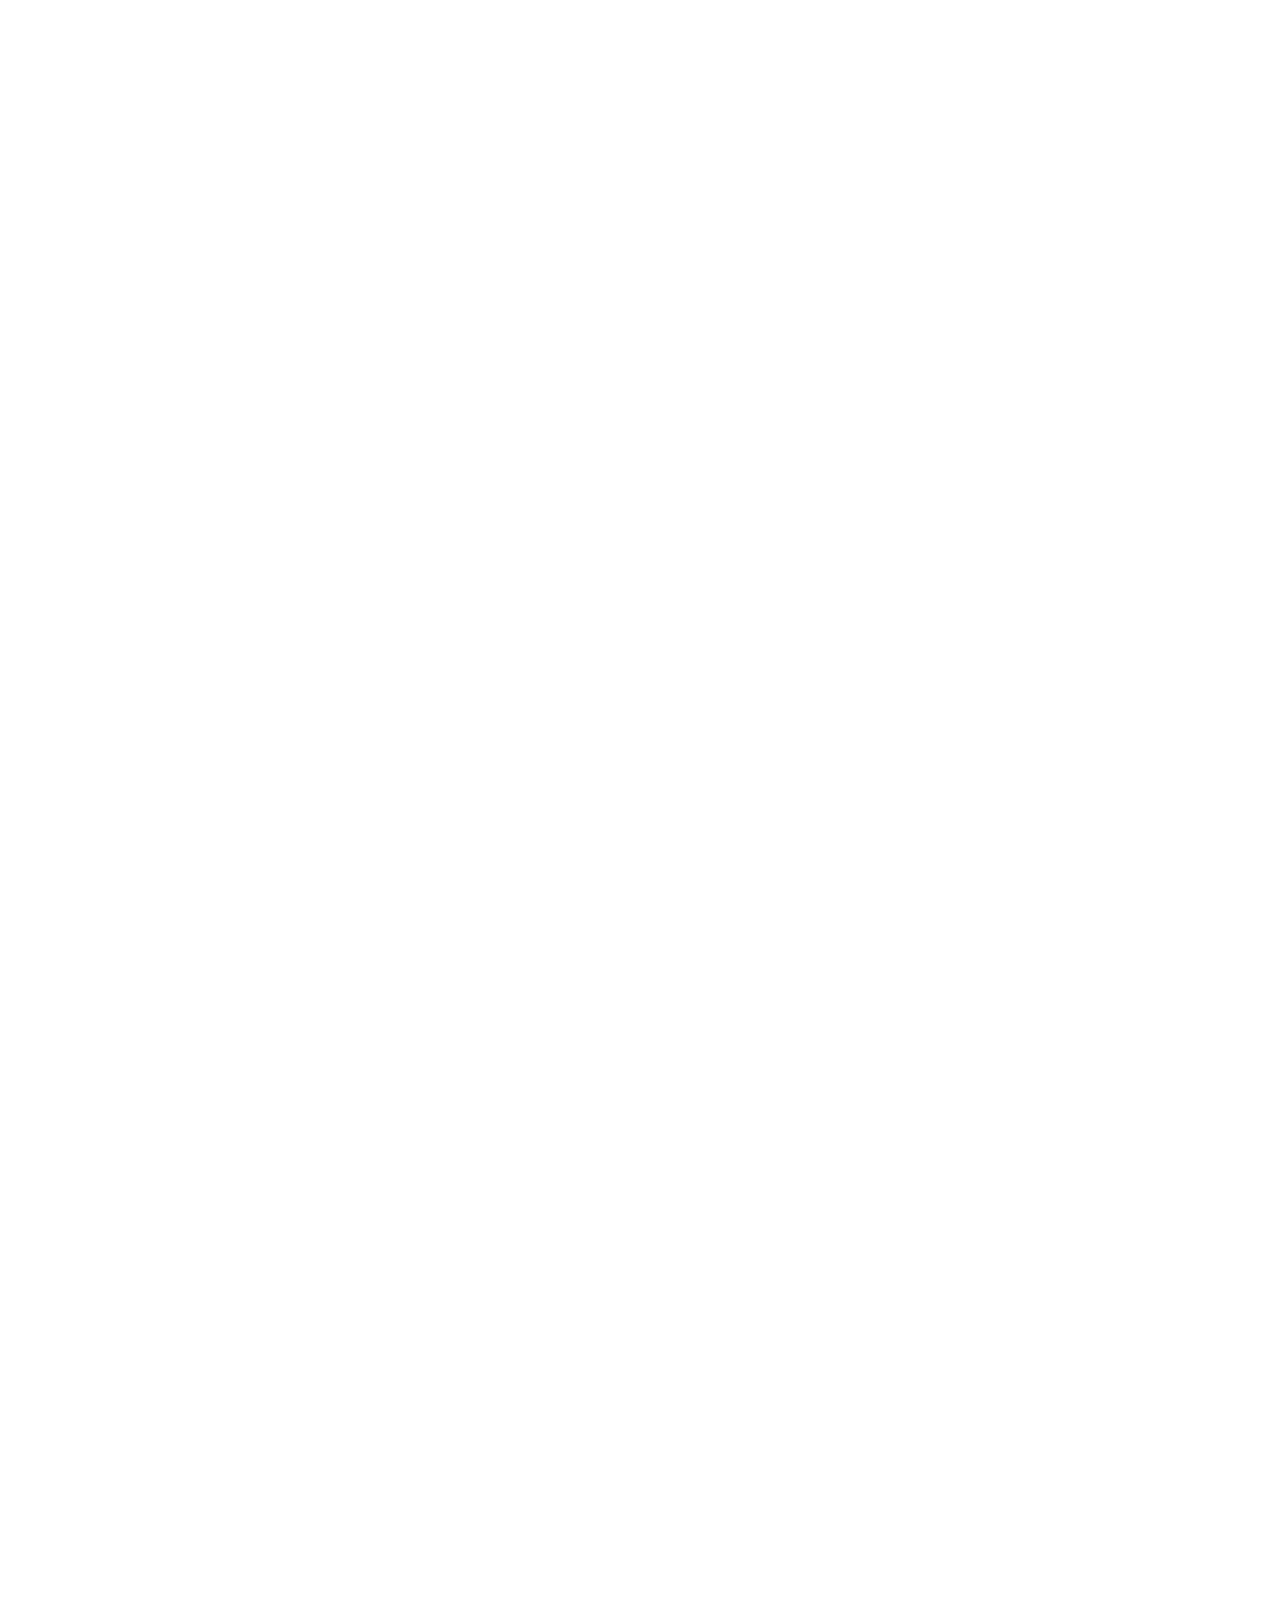
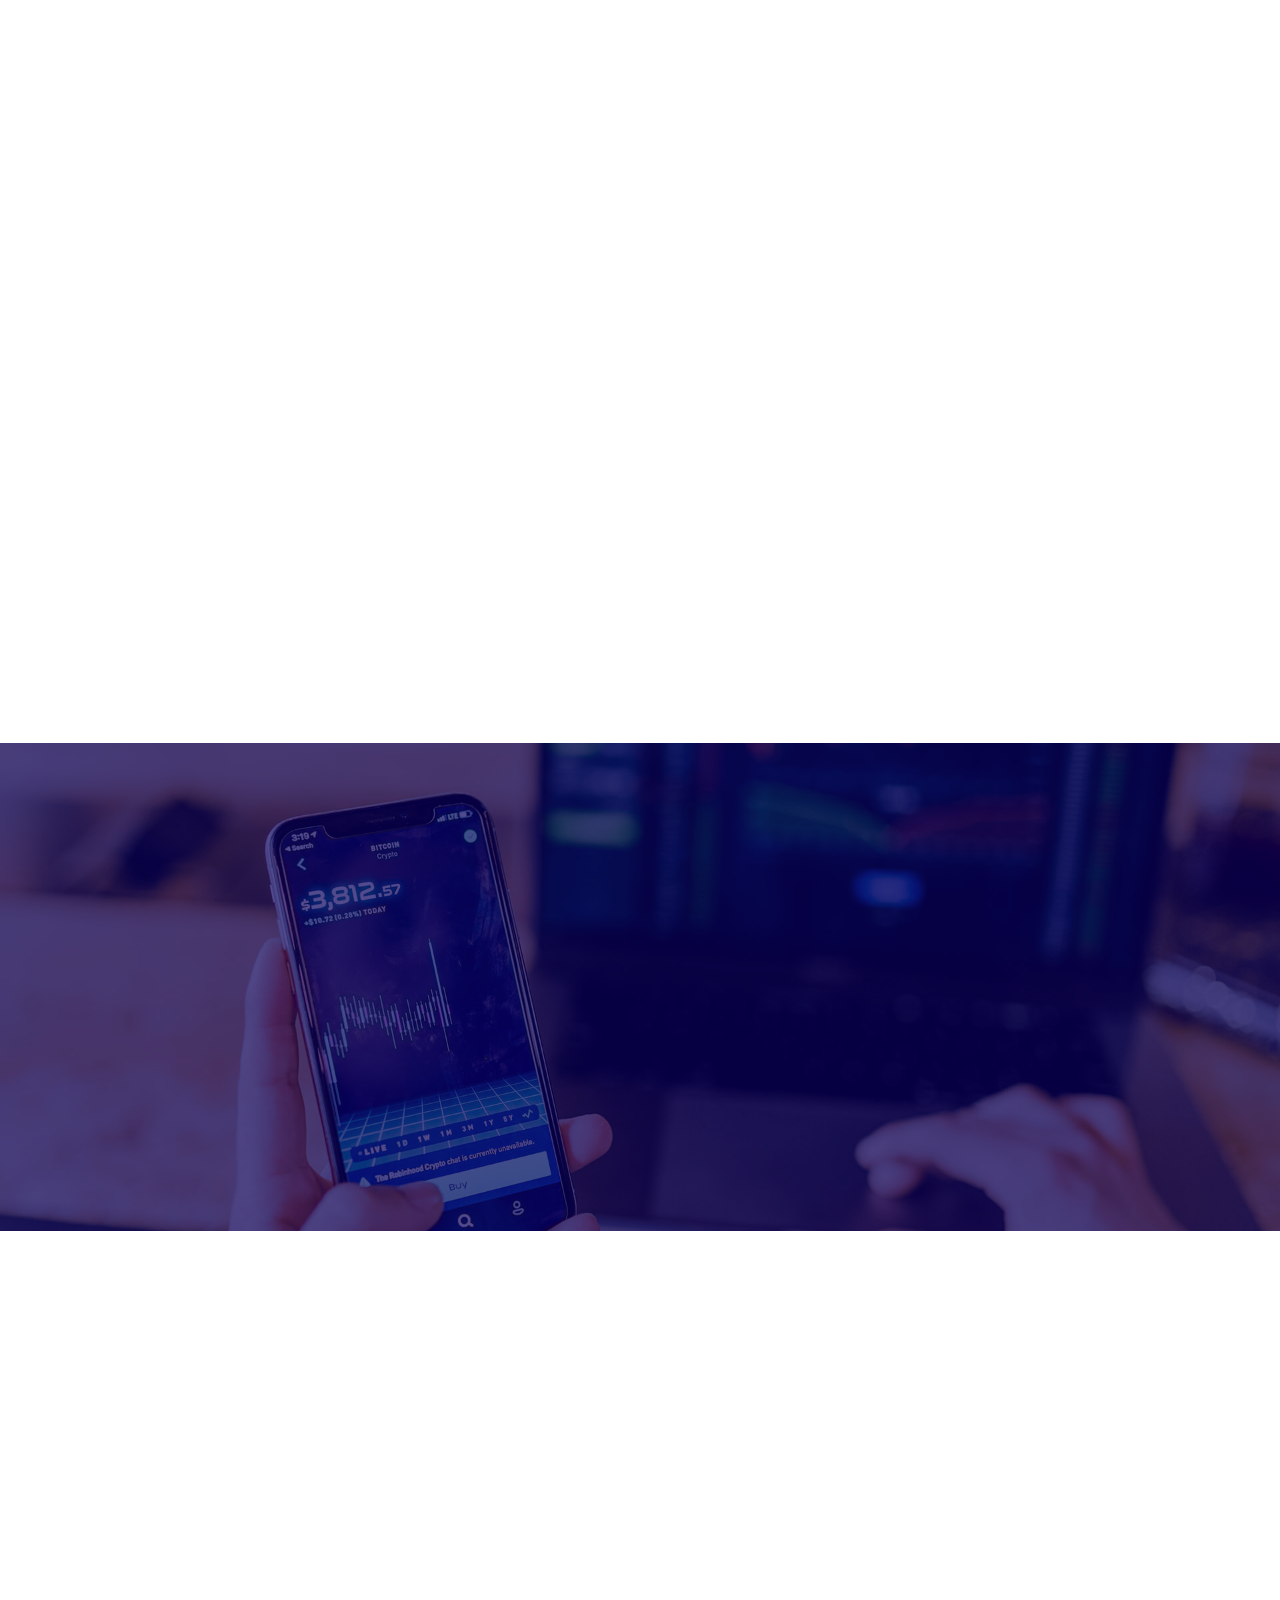
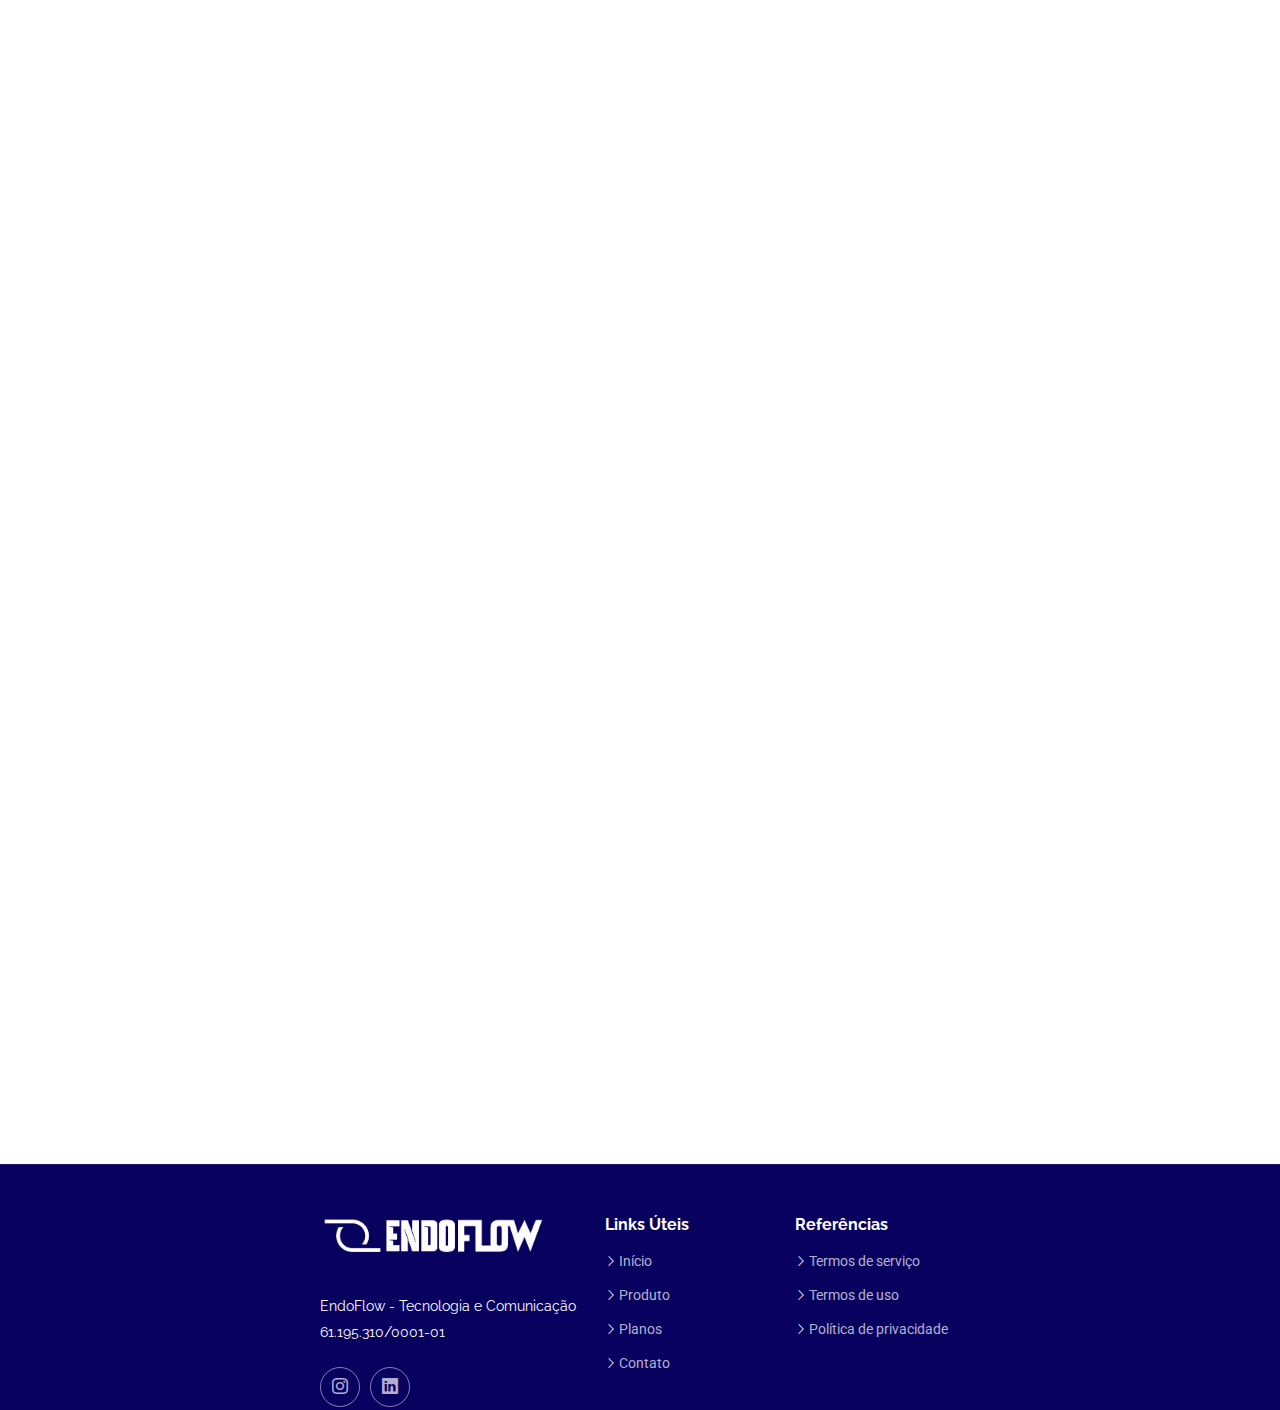
<file: index222.html>
<!DOCTYPE html>
<html lang="en">

<head>
  <meta charset="utf-8">
  <meta content="width=device-width, initial-scale=1.0" name="viewport">
  <title>EndoFlow</title>
  <meta name="description" content="">
  <meta name="keywords" content="">

  <!-- Favicons -->
  <link href="assets/img/favicon.png" rel="icon">
  <link href="assets/img/apple-touch-icon.png" rel="apple-touch-icon">

  <!-- Fonts -->
  <link href="https://fonts.googleapis.com" rel="preconnect">
  <link href="https://fonts.gstatic.com" rel="preconnect" crossorigin>
  <link
    href="https://fonts.googleapis.com/css2?family=Roboto:ital,wght@0,100;0,300;0,400;0,500;0,700;0,900;1,100;1,300;1,400;1,500;1,700;1,900&family=Poppins:ital,wght@0,100;0,200;0,300;0,400;0,500;0,600;0,700;0,800;0,900;1,100;1,200;1,300;1,400;1,500;1,600;1,700;1,800;1,900&family=Raleway:ital,wght@0,100;0,200;0,300;0,400;0,500;0,600;0,700;0,800;0,900;1,100;1,200;1,300;1,400;1,500;1,600;1,700;1,800;1,900&display=swap"
    rel="stylesheet">

  <!-- Vendor CSS Files -->
  <link href="assets/vendor/bootstrap/css/bootstrap.min.css" rel="stylesheet">
  <link href="assets/vendor/bootstrap-icons/bootstrap-icons.css" rel="stylesheet">
  <link href="assets/vendor/aos/aos.css" rel="stylesheet">
  <link href="assets/vendor/glightbox/css/glightbox.min.css" rel="stylesheet">
  <link href="assets/vendor/swiper/swiper-bundle.min.css" rel="stylesheet">

  <!-- Main CSS File -->
  <link href="assets/css/main.css" rel="stylesheet">

  <!-- =======================================================
  * Template Name: Bootslander
  * Template URL: https://bootstrapmade.com/bootslander-free-bootstrap-landing-page-template/
  * Updated: Aug 07 2024 with Bootstrap v5.3.3
  * Author: BootstrapMade.com
  * License: https://bootstrapmade.com/license/
  ======================================================== -->
</head>

<body class="index-page">

  <header id="header" class="header d-flex align-items-center fixed-top">
    <div class="container-fluid container-xl position-relative d-flex align-items-center justify-content-between">

      <a href="index.html" class="logo d-flex align-items-center">
        <!-- Uncomment the line below if you also wish to use an image logo -->
        <img src="assets/img/endoflowicon.png" alt="">
        <!-- <h1 class="sitename">EndoFlow</h1> -->
      </a>

      <nav id="navmenu" class="navmenu">
        <ul>
          <li><a href="#hero" class="active">Início</a></li>
          <!-- <li><a href="#about">Sobre</a></li> -->
          <li><a href="#features">Produto</a></li>
          <li><a href="#pricing">Planos</a></li>
          <!-- <li class="dropdown"><a href="#"><span>Dropdown</span> <i class="bi bi-chevron-down toggle-dropdown"></i></a>
            <ul>
              <li><a href="#">Dropdown 1</a></li>
              <li class="dropdown"><a href="#"><span>Deep Dropdown</span> <i class="bi bi-chevron-down toggle-dropdown"></i></a>
                <ul>
                  <li><a href="#">Deep Dropdown 1</a></li>
                  <li><a href="#">Deep Dropdown 2</a></li>
                  <li><a href="#">Deep Dropdown 3</a></li>
                  <li><a href="#">Deep Dropdown 4</a></li>
                  <li><a href="#">Deep Dropdown 5</a></li>
                </ul>
              </li>
              <li><a href="#">Dropdown 2</a></li>
              <li><a href="#">Dropdown 3</a></li>
              <li><a href="#">Dropdown 4</a></li>
            </ul>
          </li> -->
          <li><a href="#contact">Contato</a></li>
        </ul>
        <i class="mobile-nav-toggle d-xl-none bi bi-list"></i>
      </nav>

    </div>
  </header>

  <main class="main">

    <!-- Hero Section -->
    <section id="hero" class="hero section dark-background">
      <img src="assets/img/hero-bg-2.jpg" alt="" class="hero-bg">

      <div class="container">
        <div class="row gy-4 justify-content-between">
          <div class="col-lg-4 order-lg-last hero-img" data-aos="zoom-out" data-aos-delay="100">
            <img src="assets/img/hero-img.png" class="img-fluid animated" alt="">
          </div>

          <div class="col-lg-6  d-flex flex-column justify-content-center" data-aos="fade-in">

            <!-- <span class="badge">EndoFlow | Motor de Engajamento & Comunicação Corporativa</span> -->

            <h1 class="hero-title">A plataforma completa para <span>Comunicação</span> & <span>Cultura</span> da sua empresa</h1>
            <br>
            <p class="hero-subtitle">Transforme a comunicação interna em uma cultura de resultados. Conecte sua equipe, <b>eleve a
                produtividade, retenha talentos e fortaleça o engajamento</b>.</p>
            <div class="hero-cta d-flex align-items-center gap-3">
              <a href="#about" class="btn-get-started">Começar gratuitamente</a>
              <a href="https://www.youtube.com/watch?v=Y7f98aduVJ8"
                class="glightbox btn-watch-video d-flex align-items-center"><i class="bi bi-play-circle"></i><span>Veja
                  a demonstração</span></a>
            </div>
          </div>

        </div>
      </div>

      <svg class="hero-waves" xmlns="http://www.w3.org/2000/svg" xmlns:xlink="http://www.w3.org/1999/xlink"
        viewBox="0 24 150 28 " preserveAspectRatio="none">
        <defs>
          <path id="wave-path" d="M-160 44c30 0 58-18 88-18s 58 18 88 18 58-18 88-18 58 18 88 18 v44h-352z"></path>
        </defs>
        <g class="wave1">
          <use xlink:href="#wave-path" x="50" y="3"></use>
        </g>
        <g class="wave2">
          <use xlink:href="#wave-path" x="50" y="0"></use>
        </g>
        <g class="wave3">
          <use xlink:href="#wave-path" x="50" y="9"></use>
        </g>
      </svg>

    </section><!-- /Hero Section -->

    <!-- Features Section -->


    <!-- Stats Section -->
    <section id="stats" class="stats section light-background">

      <div class="container" data-aos="fade-up" data-aos-delay="100">

        <div class="row gy-4">

          <div class="col-lg-3 col-md-6 d-flex flex-column align-items-center">
            <i class="bi bi-emoji-smile"></i>
            <div class="stats-item">
              <span data-purecounter-start="0" data-purecounter-end="232" data-purecounter-duration="1"
                class="purecounter"></span>
              <p>Happy Clients</p>
            </div>
          </div><!-- End Stats Item -->

          <div class="col-lg-3 col-md-6 d-flex flex-column align-items-center">
            <i class="bi bi-journal-richtext"></i>
            <div class="stats-item">
              <span data-purecounter-start="0" data-purecounter-end="521" data-purecounter-duration="1"
                class="purecounter"></span>
              <p>Projects</p>
            </div>
          </div><!-- End Stats Item -->

          <div class="col-lg-3 col-md-6 d-flex flex-column align-items-center">
            <i class="bi bi-headset"></i>
            <div class="stats-item">
              <span data-purecounter-start="0" data-purecounter-end="1463" data-purecounter-duration="1"
                class="purecounter"></span>
              <p>Hours Of Support</p>
            </div>
          </div><!-- End Stats Item -->

          <div class="col-lg-3 col-md-6 d-flex flex-column align-items-center">
            <i class="bi bi-people"></i>
            <div class="stats-item">
              <span data-purecounter-start="0" data-purecounter-end="15" data-purecounter-duration="1"
                class="purecounter"></span>
              <p>Hard Workers</p>
            </div>
          </div><!-- End Stats Item -->

        </div>

      </div>

    </section><!-- /Stats Section -->

    <!-- Details Section -->
    <section id="details" class="details section">

      <!-- Section Title -->
      <div class="container section-title" data-aos="fade-up">
        <h2>Details</h2>
        <div><span>Check Our</span> <span class="description-title">Details</span></div>
      </div><!-- End Section Title -->

      <div class="container">

        <div class="row gy-4 align-items-center features-item">
          <div class="col-md-5 d-flex align-items-center" data-aos="zoom-out" data-aos-delay="100">
            <img src="assets/img/details-1.png" class="img-fluid" alt="">
          </div>
          <div class="col-md-7" data-aos="fade-up" data-aos-delay="100">
            <h3>Voluptatem dignissimos provident quasi corporis voluptates sit assumenda.</h3>
            <p class="fst-italic">
              Lorem ipsum dolor sit amet, consectetur adipiscing elit, sed do eiusmod tempor incididunt ut labore et
              dolore
              magna aliqua.
            </p>
            <ul>
              <li><i class="bi bi-check"></i><span> Ullamco laboris nisi ut aliquip ex ea commodo consequat.</span></li>
              <li><i class="bi bi-check"></i> <span>Duis aute irure dolor in reprehenderit in voluptate velit.</span>
              </li>
              <li><i class="bi bi-check"></i> <span>Ullam est qui quos consequatur eos accusamus.</span></li>
            </ul>
          </div>
        </div><!-- Features Item -->

        <div class="row gy-4 align-items-center features-item">
          <div class="col-md-5 order-1 order-md-2 d-flex align-items-center" data-aos="zoom-out" data-aos-delay="200">
            <img src="assets/img/details-2.png" class="img-fluid" alt="">
          </div>
          <div class="col-md-7 order-2 order-md-1" data-aos="fade-up" data-aos-delay="200">
            <h3>Corporis temporibus maiores provident</h3>
            <p class="fst-italic">
              Lorem ipsum dolor sit amet, consectetur adipiscing elit, sed do eiusmod tempor incididunt ut labore et
              dolore
              magna aliqua.
            </p>
            <p>
              Ullamco laboris nisi ut aliquip ex ea commodo consequat. Duis aute irure dolor in reprehenderit in
              voluptate
              velit esse cillum dolore eu fugiat nulla pariatur. Excepteur sint occaecat cupidatat non proident, sunt in
              culpa qui officia deserunt mollit anim id est laborum
            </p>
          </div>
        </div><!-- Features Item -->

        <div class="row gy-4 align-items-center features-item">
          <div class="col-md-5 d-flex align-items-center" data-aos="zoom-out">
            <img src="assets/img/details-3.png" class="img-fluid" alt="">
          </div>
          <div class="col-md-7" data-aos="fade-up">
            <h3>Sunt consequatur ad ut est nulla consectetur reiciendis animi voluptas</h3>
            <p>Cupiditate placeat cupiditate placeat est ipsam culpa. Delectus quia minima quod. Sunt saepe odit aut
              quia voluptatem hic voluptas dolor doloremque.</p>
            <ul>
              <li><i class="bi bi-check"></i> <span>Ullamco laboris nisi ut aliquip ex ea commodo consequat.</span></li>
              <li><i class="bi bi-check"></i><span> Duis aute irure dolor in reprehenderit in voluptate velit.</span>
              </li>
              <li><i class="bi bi-check"></i> <span>Facilis ut et voluptatem aperiam. Autem soluta ad fugiat</span>.
              </li>
            </ul>
          </div>
        </div><!-- Features Item -->

        <div class="row gy-4 align-items-center features-item">
          <div class="col-md-5 order-1 order-md-2 d-flex align-items-center" data-aos="zoom-out">
            <img src="assets/img/details-4.png" class="img-fluid" alt="">
          </div>
          <div class="col-md-7 order-2 order-md-1" data-aos="fade-up">
            <h3>Quas et necessitatibus eaque impedit ipsum animi consequatur incidunt in</h3>
            <p class="fst-italic">
              Lorem ipsum dolor sit amet, consectetur adipiscing elit, sed do eiusmod tempor incididunt ut labore et
              dolore
              magna aliqua.
            </p>
            <p>
              Ullamco laboris nisi ut aliquip ex ea commodo consequat. Duis aute irure dolor in reprehenderit in
              voluptate
              velit esse cillum dolore eu fugiat nulla pariatur. Excepteur sint occaecat cupidatat non proident, sunt in
              culpa qui officia deserunt mollit anim id est laborum
            </p>
          </div>
        </div><!-- Features Item -->

      </div>

    </section><!-- /Details Section -->

    <!-- Testimonials Section -->
    <section id="testimonials" class="testimonials section dark-background">

      <img src="assets/img/testimonials-bg.jpg" class="testimonials-bg" alt="">

      <div class="container" data-aos="fade-up" data-aos-delay="100">

        <div class="swiper init-swiper">
          <script type="application/json" class="swiper-config">
            {
              "loop": true,
              "speed": 600,
              "autoplay": {
                "delay": 5000
              },
              "slidesPerView": "auto",
              "pagination": {
                "el": ".swiper-pagination",
                "type": "bullets",
                "clickable": true
              }
            }
          </script>
          <div class="swiper-wrapper">

            <div class="swiper-slide">
              <div class="testimonial-item">
                <img src="assets/img/testimonials/testimonials-1.jpg" class="testimonial-img" alt="">
                <h3>Saul Goodman</h3>
                <h4>Ceo &amp; Founder</h4>
                <div class="stars">
                  <i class="bi bi-star-fill"></i><i class="bi bi-star-fill"></i><i class="bi bi-star-fill"></i><i
                    class="bi bi-star-fill"></i><i class="bi bi-star-fill"></i>
                </div>
                <p>
                  <i class="bi bi-quote quote-icon-left"></i>
                  <span>Proin iaculis purus consequat sem cure digni ssim donec porttitora entum suscipit rhoncus.
                    Accusantium quam, ultricies eget id, aliquam eget nibh et. Maecen aliquam, risus at semper.</span>
                  <i class="bi bi-quote quote-icon-right"></i>
                </p>
              </div>
            </div><!-- End testimonial item -->

            <div class="swiper-slide">
              <div class="testimonial-item">
                <img src="assets/img/testimonials/testimonials-2.jpg" class="testimonial-img" alt="">
                <h3>Sara Wilsson</h3>
                <h4>Designer</h4>
                <div class="stars">
                  <i class="bi bi-star-fill"></i><i class="bi bi-star-fill"></i><i class="bi bi-star-fill"></i><i
                    class="bi bi-star-fill"></i><i class="bi bi-star-fill"></i>
                </div>
                <p>
                  <i class="bi bi-quote quote-icon-left"></i>
                  <span>Export tempor illum tamen malis malis eram quae irure esse labore quem cillum quid cillum eram
                    malis quorum velit fore eram velit sunt aliqua noster fugiat irure amet legam anim culpa.</span>
                  <i class="bi bi-quote quote-icon-right"></i>
                </p>
              </div>
            </div><!-- End testimonial item -->

            <div class="swiper-slide">
              <div class="testimonial-item">
                <img src="assets/img/testimonials/testimonials-3.jpg" class="testimonial-img" alt="">
                <h3>Jena Karlis</h3>
                <h4>Store Owner</h4>
                <div class="stars">
                  <i class="bi bi-star-fill"></i><i class="bi bi-star-fill"></i><i class="bi bi-star-fill"></i><i
                    class="bi bi-star-fill"></i><i class="bi bi-star-fill"></i>
                </div>
                <p>
                  <i class="bi bi-quote quote-icon-left"></i>
                  <span>Enim nisi quem export duis labore cillum quae magna enim sint quorum nulla quem veniam duis
                    minim tempor labore quem eram duis noster aute amet eram fore quis sint minim.</span>
                  <i class="bi bi-quote quote-icon-right"></i>
                </p>
              </div>
            </div><!-- End testimonial item -->

            <div class="swiper-slide">
              <div class="testimonial-item">
                <img src="assets/img/testimonials/testimonials-4.jpg" class="testimonial-img" alt="">
                <h3>Matt Brandon</h3>
                <h4>Freelancer</h4>
                <div class="stars">
                  <i class="bi bi-star-fill"></i><i class="bi bi-star-fill"></i><i class="bi bi-star-fill"></i><i
                    class="bi bi-star-fill"></i><i class="bi bi-star-fill"></i>
                </div>
                <p>
                  <i class="bi bi-quote quote-icon-left"></i>
                  <span>Fugiat enim eram quae cillum dolore dolor amet nulla culpa multos export minim fugiat minim
                    velit minim dolor enim duis veniam ipsum anim magna sunt elit fore quem dolore labore illum
                    veniam.</span>
                  <i class="bi bi-quote quote-icon-right"></i>
                </p>
              </div>
            </div><!-- End testimonial item -->

            <div class="swiper-slide">
              <div class="testimonial-item">
                <img src="assets/img/testimonials/testimonials-5.jpg" class="testimonial-img" alt="">
                <h3>John Larson</h3>
                <h4>Entrepreneur</h4>
                <div class="stars">
                  <i class="bi bi-star-fill"></i><i class="bi bi-star-fill"></i><i class="bi bi-star-fill"></i><i
                    class="bi bi-star-fill"></i><i class="bi bi-star-fill"></i>
                </div>
                <p>
                  <i class="bi bi-quote quote-icon-left"></i>
                  <span>Quis quorum aliqua sint quem legam fore sunt eram irure aliqua veniam tempor noster veniam enim
                    culpa labore duis sunt culpa nulla illum cillum fugiat legam esse veniam culpa fore nisi cillum
                    quid.</span>
                  <i class="bi bi-quote quote-icon-right"></i>
                </p>
              </div>
            </div><!-- End testimonial item -->

          </div>
          <div class="swiper-pagination"></div>
        </div>

      </div>

    </section><!-- /Testimonials Section -->

    <section id="pricing" class="pricing pricing-v2 section">

      <div class="container" data-aos="fade-up">

        <div class="section-header text-center">
          <h2>Escolha seu plano</h2>
          <p>Feito para o seu momento</p>
        </div>

        <div class="pricing-grid">

          <!-- Free Trial -->
          <div class="pricing-card">
            <div class="pricing-name">Free Trial</div>
            <div class="pricing-price">Grátis</div>
            <div class="pricing-description">Por 30 dias</div>

            <ul class="pricing-features">
              <li>30 dias de acesso completo</li>
              <li>Sem cartão de crédito</li>
              <li>Suporte por email</li>
            </ul>

            <a href="#" class="btn-primary">Começar agora</a>
          </div>

          <!-- Launch -->
          <div class="pricing-card featured">
            <div class="pricing-badge">Mais popular</div>
            <div class="pricing-name">Launch</div>
            <div class="pricing-price">R$ 99 <span>/mês</span></div>
            <div class="pricing-description">Até 100 usuários</div>

            <ul class="pricing-features">
              <li>Até 100 usuários</li>
              <li>250 GB de armazenamento</li>
              <li>Suporte prioritário</li>
              <li>Integrações básicas</li>
            </ul>

            <a href="#" class="btn-primary">Assinar agora</a>
          </div>

          <!-- Growth -->
          <div class="pricing-card">
            <div class="pricing-name">Growth</div>
            <div class="pricing-price">R$ 299 <span>/mês</span></div>
            <div class="pricing-description">Até 500 usuários</div>

            <ul class="pricing-features">
              <li>Até 500 usuários</li>
              <li>1.25 TB de armazenamento</li>
              <li>Suporte 24/7</li>
              <li>Integrações avançadas</li>
            </ul>

            <a href="#" class="btn-primary">Assinar agora</a>
          </div>

        </div>
      </div>
    </section>

    <!-- Contact Section -->
    <section id="contact" class="contact contact-v2 section">

      <div class="container" data-aos="fade-up">

        <div class="section-header text-center">
          <h2>Entre em contato</h2>


          <p>
  Fale com a <strong class="brand-highlight">EndoFlow</strong>.
  Vamos responder o mais rápido possível.
</p>

        </div>

        <div class="row gy-5 align-items-start">

          <!-- Infos -->
          <div class="col-lg-4">

            <a href="tel:+5554994580152" class="contact-card d-flex align-items-center">
              <div class="icon">
                <i class="bi bi-telephone"></i>
              </div>
              <div>
                <h4>Telefone</h4>
                <span>(54) 99458-0152</span>
              </div>
            </a>


            <a href="https://wa.me/5554994580152" target="_blank" class="contact-card d-flex align-items-center">
              <div class="icon">
                <i class="bi bi-whatsapp"></i>
              </div>
              <div>
                <h4>WhatsApp</h4>
                <span>Chamar no WhatsApp</span>
              </div>
            </a>

            <div class="contact-card d-flex align-items-center">
              <div class="icon">
                <i class="bi bi-envelope"></i>
              </div>
              <div>
                <h4>Email</h4>
                <span>contato@endoflow.com.br</span>
              </div>
            </div>

          </div>

          <!-- Formulário -->
          <div class="col-lg-8">

            <form action="forms/contact.php" method="post" class="php-email-form contact-form-v2">

              <div class="row gy-4">

                <div class="col-md-6">
                  <input type="text" name="name" class="form-control" placeholder="Seu nome" required>
                </div>

                <div class="col-md-6">
                  <input type="email" name="email" class="form-control" placeholder="Seu email" required>
                </div>

                <div class="col-md-12">
                  <input type="text" name="subject" class="form-control" placeholder="Assunto" required>
                </div>

                <div class="col-md-12">
                  <textarea name="message" rows="6" class="form-control" placeholder="Mensagem" required></textarea>
                </div>

                <div class="col-md-12 text-center">
                  <div class="loading">Enviando...</div>
                  <div class="sent-message">Sua mensagem foi enviada com sucesso!</div>
                  <div class="error-message">Erro ao enviar. Tente novamente.</div>

                  <button type="submit" class="btn-primary">
                    Enviar mensagem
                  </button>
                </div>

              </div>
            </form>

          </div>

        </div>
      </div>

    </section>

  </main>

  <footer id="footer" class="footer dark-background">

    <div class="footer-top">
      <div class="container">
        <div class="row gy-4 justify-content-center text-center text-lg-start">
          <div class="col-lg-3 col-md-6 footer-about">
            <a href="index.html" class="logo d-flex align-items-center">
              <img src="assets/img/endoflowicon.png" alt="">
            </a>
            <div class="footer-contact pt-3">
              <!-- <p>A108 Adam Street</p> -->
              <!-- <p>New York, NY 535022</p> -->
              <p>EndoFlow - Tecnologia e Comunicação</p>
              <p>61.195.310/0001-01</p>
            </div>
            <div class="social-links d-flex mt-4">
              <a href="https://www.instagram.com/endoflowbr" target="_blank"><i class="bi bi-instagram"></i></a>
              <a href="https://www.linkedin.com/company/endoflow-br/" target="_blank"><i class="bi bi-linkedin"></i></a>
            </div>
          </div>

          <div class="col-lg-2 col-md-3 footer-links">
            <h4>Links Úteis</h4>
            <ul>
              <li><i class="bi bi-chevron-right"></i> <a href="#"> Início</a></li>
              <!-- <li><i class="bi bi-chevron-right"></i> <a href="#about"> Sobre</a></li> -->
              <li><i class="bi bi-chevron-right"></i> <a href="#features"> Produto</a></li>
              <li><i class="bi bi-chevron-right"></i> <a href="#services"> Planos</a></li>
              <!-- <li><i class="bi bi-chevron-right"></i> <a href="#team"> Equipe</a></li> -->
              <li><i class="bi bi-chevron-right"></i> <a href="#contact"> Contato</a></li>
            </ul>
          </div>

          <div class="col-lg-2 col-md-3 footer-links">
            <h4>Referências</h4>
            <ul>
              <li><i class="bi bi-chevron-right"></i> <a href="https://portal.endoflow.com.br/terms-of-service"> Termos
                  de serviço</a></li>
              <li><i class="bi bi-chevron-right"></i> <a href="https://portal.endoflow.com.br/terms-of-use"> Termos de
                  uso</a></li>
              <li><i class="bi bi-chevron-right"></i> <a href="https://portal.endoflow.com.br/privacy-policy"> Política
                  de privacidade</a></li>
            </ul>
          </div>

        </div>
      </div>
    </div>

  </footer>

  <!-- Scroll Top -->
  <a href="#" id="scroll-top" class="scroll-top d-flex align-items-center justify-content-center"><i
      class="bi bi-arrow-up-short"></i></a>

  <!-- Preloader -->
  <div id="preloader"></div>

  <!-- Vendor JS Files -->
  <script src="assets/vendor/bootstrap/js/bootstrap.bundle.min.js"></script>
  <script src="assets/vendor/php-email-form/validate.js"></script>
  <script src="assets/vendor/aos/aos.js"></script>
  <script src="assets/vendor/glightbox/js/glightbox.min.js"></script>
  <script src="assets/vendor/purecounter/purecounter_vanilla.js"></script>
  <script src="assets/vendor/swiper/swiper-bundle.min.js"></script>

  <!-- Main JS File -->
  <script src="assets/js/main.js"></script>

</body>

</html>
</file>
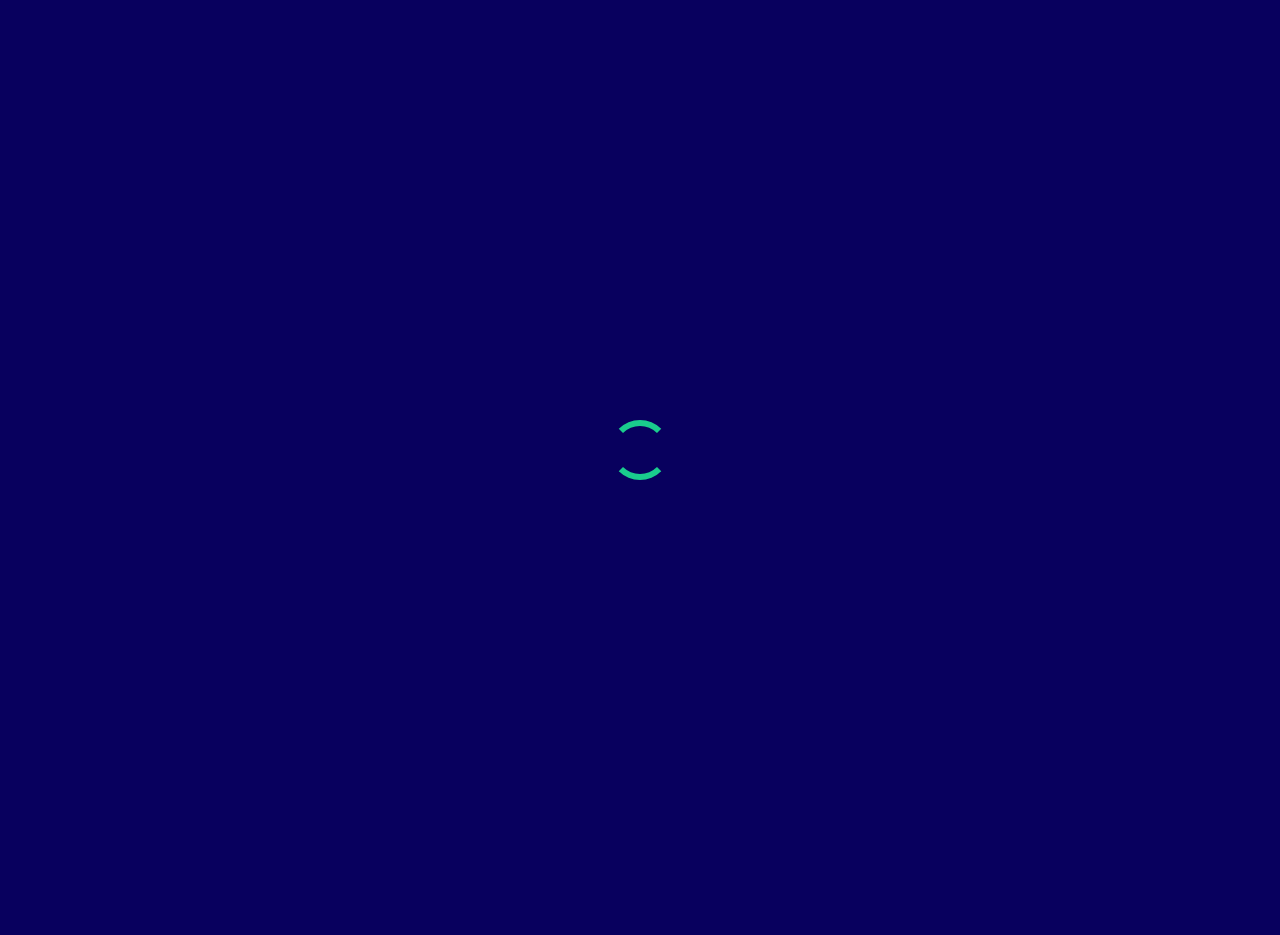
<file: sign-plans.html>
<!DOCTYPE html>
<html lang="pt">

<head>
  <meta charset="utf-8">
  <meta content="width=device-width, initial-scale=1.0" name="viewport">
  <title>Assinar</title>
  <meta name="description" content="">
  <meta name="keywords" content="">
  <meta name="theme-color" content="#0b071a" />

  <!-- Antiforgery Blazor Token -->
  <meta name="csrf-token" content="@Antiforgery.GetAndStoreTokens(HttpContext).RequestToken">

  <!-- Favicons -->
  <link href="assets/img/favicon.png" rel="icon">
  <link href="assets/img/apple-touch-icon.png" rel="apple-touch-icon">

  <!-- Fonts -->
  <link href="https://fonts.googleapis.com" rel="preconnect">
  <link href="https://fonts.gstatic.com" rel="preconnect" crossorigin>
  <link href="https://fonts.googleapis.com/css2?family=Roboto:ital,wght@0,100;0,300;0,400;0,500;0,700;0,900;1,100;1,300;1,400;1,500;1,700;1,900&family=Poppins:ital,wght@0,100;0,200;0,300;0,400;0,500;0,600;0,700;0,800;0,900;1,100;1,200;1,300;1,400;1,500;1,600;1,700;1,800;1,900&family=Raleway:ital,wght@0,100;0,200;0,300;0,400;0,500;0,600;0,700;0,800;0,900;1,100;1,200;1,300;1,400;1,500;1,600;1,700;1,800;1,900&display=swap" rel="stylesheet">

  <!-- Vendor CSS Files -->
  <link href="assets/vendor/bootstrap/css/bootstrap.min.css" rel="stylesheet">
  <link href="assets/vendor/bootstrap-icons/bootstrap-icons.css" rel="stylesheet">
  <link href="assets/vendor/aos/aos.css" rel="stylesheet">
  <link href="assets/vendor/swiper/swiper-bundle.min.css" rel="stylesheet">
  <link href="assets/vendor/glightbox/css/glightbox.min.css" rel="stylesheet">

  <!-- Main CSS File -->
  <link href="assets/css/main.css" rel="stylesheet">

  <style>
    body, html {
      height: 100%;
      /* margin: 0; */
      display: flex;
      flex-direction: column;
    }

    .main {
      flex-grow: 1; /* This ensures the main section takes up remaining space */
      display: flex;
      flex-direction: column;
      justify-content: center;
      align-items: center;
    }
  </style>
</head>

<!-- Google tag (gtag.js) -->
<script async src="https://www.googletagmanager.com/gtag/js?id=G-6M64TSL6VJ"></script>
<script>
  window.dataLayer = window.dataLayer || [];
  function gtag(){dataLayer.push(arguments);}
  gtag('js', new Date());

  gtag('config', 'G-6M64TSL6VJ');
</script>

<body class="index-page dark-background">

  <main class="main">
    
    <!-- Register Section -->
    <section id="register" class="register section dark-background" style="padding: 20px; width: 100%; max-width: 725px;">
      
      <a class="logo d-flex justify-content-center mt-5 align-items-center" data-aos="fade-up" data-aos-delay="100">
        <img class="d-block" style="width: 300px; margin-bottom: 25px;" src="assets/img/logo.png" alt="">
      </a>

      <div class="container flex-column justify-content-center align-items-center">

        <h3 class="text-center" data-aos="fade-up" data-aos-delay="200">Registre-se</h3>
        
        <div class="progress" style="margin-bottom: 50px;" data-aos="fade-up" data-aos-delay="300">
          <div id="progress-bar" class="progress-bar" style="width: 100%; background-color: #7e6fff;"></div>
        </div>
      
      </div>

      <div id="step-4" class="step php-email-form" data-aos="fade-up" data-aos-delay="350">
        <h3 class="text-center" data-aos="fade-up" data-aos-delay="325">Selecione um plano</h3>

        <div id="loading-spinner" class="text-center my-5">
          <div class="spinner-border text-light" role="status">
            <span class="visually-hidden">Carregando...</span>
          </div>
        </div>

        <!-- Available Plans -->
        <div class="row gy-4 dark-background text-center mt-3 mb-3" id="plans-container">
          <!-- Plans will be dynamically inserted here -->
        </div>

      </div>

    </section>
    <!-- /Register Section -->
    
    <div style="padding: 20px; width: 100%; max-width: 725px;" data-aos="fade-up" data-aos-delay="500">
      <p class="text-center mt-3">
          Ao <strong>testar</strong> ou <strong>assinar</strong>, você aceita os
          <a href="terms-of-service" target="_blank">Termos de Serviço</a>,
          os
          <a href="terms-of-use" target="_blank">Termos de Uso</a> e
          a
          <a href="privacy-policy" target="_blank">Política de Privacidade</a>.
      </p>
    </div>

  </main>

  <!-- Scroll Top -->
  <a href="#" id="scroll-top" class="scroll-top d-flex align-items-center justify-content-center"><i class="bi bi-arrow-up-short"></i></a>

  <!-- Preloader -->
  <div id="preloader"></div>

  <!-- Vendor JS Files -->
  <script src="assets/vendor/aos/aos.js"></script>

  <!-- Main JS File -->
  <script src="assets/js/main.js"></script>

  <script async src="https://js.stripe.com/v3/buy-button.js"></script>

  <script>

    document.addEventListener("DOMContentLoaded", async function () {
      const loadingSpinner = document.getElementById("loading-spinner");
      const plansContainer = document.getElementById("plans-container");

      try {
        const plans = await getPlans();

        if (!plans || plans.length === 0) {
            plansContainer.innerHTML = '<p class="text-center text-light">Nenhum plano disponível no momento.</p>';
            return;
        }

        plans.forEach((plan) => {
          // Converter MaxStorage
          let maxStorageValue = parseFloat(plan.MaxStorage);
          let formattedStorage = plan.MaxStorage;

          if (!isNaN(maxStorageValue)) {
              if (maxStorageValue > 1024) {
                  formattedStorage = `Até ${(maxStorageValue / 1024).toFixed(1)} TB`;
              } else {
                  formattedStorage = `Até ${maxStorageValue} GB`;
              }
          } else {
              // Se for algo como "Sob Demanda" ou texto, manter como está
              formattedStorage = plan.MaxStorage;
          }

          const planCard = document.createElement("div");
          planCard.className = "col-12 col-sm-6 col-md-4 col-lg-6 mb-4";
          planCard.innerHTML = `
            <div class="card bg-dark text-light shadow-lg rounded-lg pt-3 pb-2 plan-card h-100" data-plan="${plan.Name}">
              <div class="card-header text-center bg-dark border-0">
                  <h5>${plan.Name}</h5>
              </div>
              <div class="card-body text-center">
                  <h3>${plan.Price}</h3>
                  <h5 class="text-secondary">/Mês</h5>
                  <ul class="list-unstyled mt-3 text-start px-4">
                      <li>&#10003; ${plan.MaxUsers}</li>
                      <li>&#10003; ${formattedStorage}</li>
                      <li>&#10003; ${plan.Features}</li>
                  </ul>
              </div>
              <div class="card-footer text-center border-0">
                <a 
                  class="btn btn-primary"
                  style="width: 88%; background-color: #7e6fff; border-color: #7e6fff; padding: 9px; font-weight: bold;"
                  href="${plan.IsFree ? `#` : plan.Redirect}"
                  onclick="handleClick(event, '${plan.Redirect}', ${plan.IsFree})"
                >
                  ${!plan.IsFree ? `Assinar` : `Testar`}
                </a>
              </div>
            </div>
          `;
          plansContainer.appendChild(planCard);
        });
      } catch (err) {
        console.error(err);
      } finally {
        loadingSpinner.style.display = "none";
      }
    });
  
    async function getPlans() {
      const urlParams = new URLSearchParams(window.location.search);
      const userName = urlParams.get('username') || "";

      const csrfToken = document.querySelector('meta[name="csrf-token"]').getAttribute("content");

      try {
        const response = await fetch(`https://portal.endoflow.com.br/api/Register/Plans/${userName}`, {
          method: "GET",
          headers: { 
            "Content-Type": "application/json" ,
            "RequestVerificationToken": csrfToken // Include the CSRF token
          },
          credentials: 'include',
        });

        if (!response.ok) {
          window.location.href = "https://endoflow.com.br/register.html";
          return;
        }

        const responseText = await response.text();
        return JSON.parse(responseText);
      } catch (error) {
        console.error("Fetch error:", error);
        // window.location.href = "https://endoflow.com.br/register.html";
      }
    }

    function handleClick(event, redirectUrl, isFree) {
      event.preventDefault();

      const urlParams = new URLSearchParams(window.location.search);
      const userName = urlParams.get('username');
  
      if (isFree) {
        window.location.href = `https://endoflow.com.br/being-validated.html?username=${userName}`;
        return;
      }
      
      window.location.href = redirectUrl;
    }

  </script>  

</body>

</html>
</file>
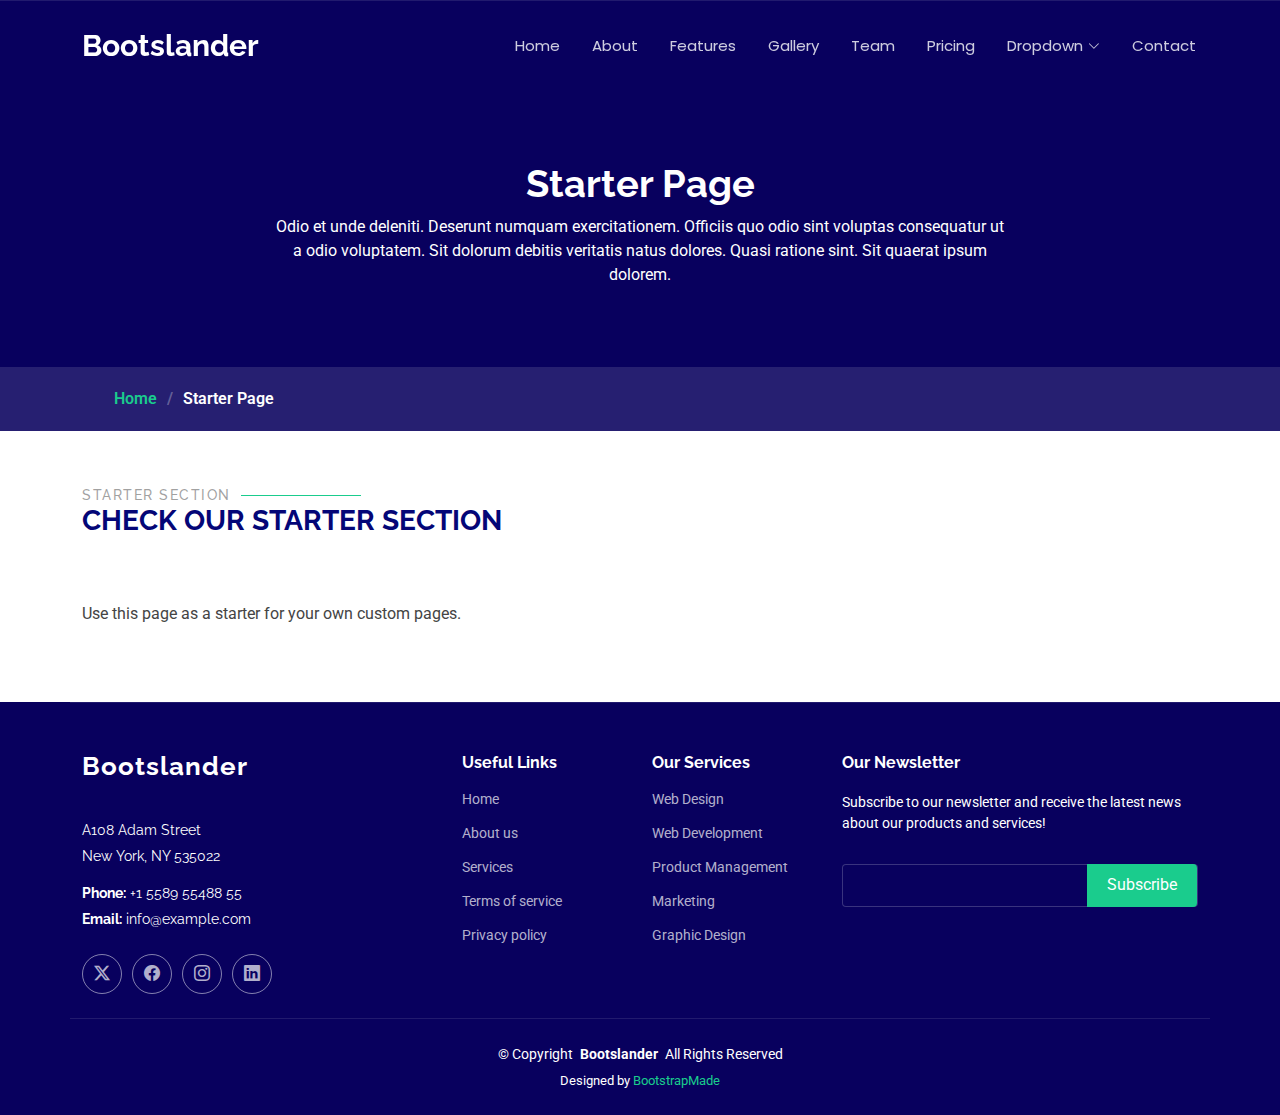
<file: starter-page.html>
<!DOCTYPE html>
<html lang="en">

<head>
  <meta charset="utf-8">
  <meta content="width=device-width, initial-scale=1.0" name="viewport">
  <title>Starter Page - Bootslander Bootstrap Template</title>
  <meta name="description" content="">
  <meta name="keywords" content="">

  <!-- Favicons -->
  <link href="assets/img/favicon.png" rel="icon">
  <link href="assets/img/apple-touch-icon.png" rel="apple-touch-icon">

  <!-- Fonts -->
  <link href="https://fonts.googleapis.com" rel="preconnect">
  <link href="https://fonts.gstatic.com" rel="preconnect" crossorigin>
  <link href="https://fonts.googleapis.com/css2?family=Roboto:ital,wght@0,100;0,300;0,400;0,500;0,700;0,900;1,100;1,300;1,400;1,500;1,700;1,900&family=Poppins:ital,wght@0,100;0,200;0,300;0,400;0,500;0,600;0,700;0,800;0,900;1,100;1,200;1,300;1,400;1,500;1,600;1,700;1,800;1,900&family=Raleway:ital,wght@0,100;0,200;0,300;0,400;0,500;0,600;0,700;0,800;0,900;1,100;1,200;1,300;1,400;1,500;1,600;1,700;1,800;1,900&display=swap" rel="stylesheet">

  <!-- Vendor CSS Files -->
  <link href="assets/vendor/bootstrap/css/bootstrap.min.css" rel="stylesheet">
  <link href="assets/vendor/bootstrap-icons/bootstrap-icons.css" rel="stylesheet">
  <link href="assets/vendor/aos/aos.css" rel="stylesheet">
  <link href="assets/vendor/glightbox/css/glightbox.min.css" rel="stylesheet">
  <link href="assets/vendor/swiper/swiper-bundle.min.css" rel="stylesheet">

  <!-- Main CSS File -->
  <link href="assets/css/main.css" rel="stylesheet">

  <!-- =======================================================
  * Template Name: Bootslander
  * Template URL: https://bootstrapmade.com/bootslander-free-bootstrap-landing-page-template/
  * Updated: Aug 07 2024 with Bootstrap v5.3.3
  * Author: BootstrapMade.com
  * License: https://bootstrapmade.com/license/
  ======================================================== -->
</head>

<body class="starter-page-page">

  <header id="header" class="header d-flex align-items-center fixed-top">
    <div class="container-fluid container-xl position-relative d-flex align-items-center justify-content-between">

      <a href="index.html" class="logo d-flex align-items-center">
        <!-- Uncomment the line below if you also wish to use an image logo -->
        <!-- <img src="assets/img/logo.png" alt=""> -->
        <h1 class="sitename">Bootslander</h1>
      </a>

      <nav id="navmenu" class="navmenu">
        <ul>
          <li><a href="#hero">Home</a></li>
          <li><a href="#about">About</a></li>
          <li><a href="#features">Features</a></li>
          <li><a href="#gallery">Gallery</a></li>
          <li><a href="#team">Team</a></li>
          <li><a href="#pricing">Pricing</a></li>
          <li class="dropdown"><a href="#"><span>Dropdown</span> <i class="bi bi-chevron-down toggle-dropdown"></i></a>
            <ul>
              <li><a href="#">Dropdown 1</a></li>
              <li class="dropdown"><a href="#"><span>Deep Dropdown</span> <i class="bi bi-chevron-down toggle-dropdown"></i></a>
                <ul>
                  <li><a href="#">Deep Dropdown 1</a></li>
                  <li><a href="#">Deep Dropdown 2</a></li>
                  <li><a href="#">Deep Dropdown 3</a></li>
                  <li><a href="#">Deep Dropdown 4</a></li>
                  <li><a href="#">Deep Dropdown 5</a></li>
                </ul>
              </li>
              <li><a href="#">Dropdown 2</a></li>
              <li><a href="#">Dropdown 3</a></li>
              <li><a href="#">Dropdown 4</a></li>
            </ul>
          </li>
          <li><a href="#contact">Contact</a></li>
        </ul>
        <i class="mobile-nav-toggle d-xl-none bi bi-list"></i>
      </nav>

    </div>
  </header>

  <main class="main">

    <!-- Page Title -->
    <div class="page-title dark-background" data-aos="fade">
      <div class="heading">
        <div class="container">
          <div class="row d-flex justify-content-center text-center">
            <div class="col-lg-8">
              <h1>Starter Page</h1>
              <p class="mb-0">Odio et unde deleniti. Deserunt numquam exercitationem. Officiis quo odio sint voluptas consequatur ut a odio voluptatem. Sit dolorum debitis veritatis natus dolores. Quasi ratione sint. Sit quaerat ipsum dolorem.</p>
            </div>
          </div>
        </div>
      </div>
      <nav class="breadcrumbs">
        <div class="container">
          <ol>
            <li><a href="index.html">Home</a></li>
            <li class="current">Starter Page</li>
          </ol>
        </div>
      </nav>
    </div><!-- End Page Title -->

    <!-- Starter Section Section -->
    <section id="starter-section" class="starter-section section">

      <!-- Section Title -->
      <div class="container section-title" data-aos="fade-up">
        <h2>Starter Section</h2>
        <div><span>Check Our</span> <span class="description-title">Starter Section</span></div>
      </div><!-- End Section Title -->

      <div class="container" data-aos="fade-up">
        <p>Use this page as a starter for your own custom pages.</p>
      </div>

    </section><!-- /Starter Section Section -->

  </main>

  <footer id="footer" class="footer dark-background">

    <div class="container footer-top">
      <div class="row gy-4">
        <div class="col-lg-4 col-md-6 footer-about">
          <a href="index.html" class="logo d-flex align-items-center">
            <span class="sitename">Bootslander</span>
          </a>
          <div class="footer-contact pt-3">
            <p>A108 Adam Street</p>
            <p>New York, NY 535022</p>
            <p class="mt-3"><strong>Phone:</strong> <span>+1 5589 55488 55</span></p>
            <p><strong>Email:</strong> <span>info@example.com</span></p>
          </div>
          <div class="social-links d-flex mt-4">
            <a href=""><i class="bi bi-twitter-x"></i></a>
            <a href=""><i class="bi bi-facebook"></i></a>
            <a href=""><i class="bi bi-instagram"></i></a>
            <a href=""><i class="bi bi-linkedin"></i></a>
          </div>
        </div>

        <div class="col-lg-2 col-md-3 footer-links">
          <h4>Useful Links</h4>
          <ul>
            <li><a href="#">Home</a></li>
            <li><a href="#">About us</a></li>
            <li><a href="#">Services</a></li>
            <li><a href="#">Terms of service</a></li>
            <li><a href="#">Privacy policy</a></li>
          </ul>
        </div>

        <div class="col-lg-2 col-md-3 footer-links">
          <h4>Our Services</h4>
          <ul>
            <li><a href="#">Web Design</a></li>
            <li><a href="#">Web Development</a></li>
            <li><a href="#">Product Management</a></li>
            <li><a href="#">Marketing</a></li>
            <li><a href="#">Graphic Design</a></li>
          </ul>
        </div>

        <div class="col-lg-4 col-md-12 footer-newsletter">
          <h4>Our Newsletter</h4>
          <p>Subscribe to our newsletter and receive the latest news about our products and services!</p>
          <form action="forms/newsletter.php" method="post" class="php-email-form">
            <div class="newsletter-form"><input type="email" name="email"><input type="submit" value="Subscribe"></div>
            <div class="loading">Loading</div>
            <div class="error-message"></div>
            <div class="sent-message">Your subscription request has been sent. Thank you!</div>
          </form>
        </div>

      </div>
    </div>

    <div class="container copyright text-center mt-4">
      <p>© <span>Copyright</span> <strong class="px-1 sitename">Bootslander</strong> <span>All Rights Reserved</span></p>
      <div class="credits">
        <!-- All the links in the footer should remain intact. -->
        <!-- You can delete the links only if you've purchased the pro version. -->
        <!-- Licensing information: https://bootstrapmade.com/license/ -->
        <!-- Purchase the pro version with working PHP/AJAX contact form: [buy-url] -->
        Designed by <a href="https://bootstrapmade.com/">BootstrapMade</a>
      </div>
    </div>

  </footer>

  <!-- Scroll Top -->
  <a href="#" id="scroll-top" class="scroll-top d-flex align-items-center justify-content-center"><i class="bi bi-arrow-up-short"></i></a>

  <!-- Preloader -->
  <div id="preloader"></div>

  <!-- Vendor JS Files -->
  <script src="assets/vendor/bootstrap/js/bootstrap.bundle.min.js"></script>
  <script src="assets/vendor/php-email-form/validate.js"></script>
  <script src="assets/vendor/aos/aos.js"></script>
  <script src="assets/vendor/glightbox/js/glightbox.min.js"></script>
  <script src="assets/vendor/purecounter/purecounter_vanilla.js"></script>
  <script src="assets/vendor/swiper/swiper-bundle.min.js"></script>

  <!-- Main JS File -->
  <script src="assets/js/main.js"></script>

</body>

</html>
</file>
<file: assets/css/main.css>
/**
* Template Name: Bootslander
* Template URL: https://bootstrapmade.com/bootslander-free-bootstrap-landing-page-template/
* Updated: Aug 07 2024 with Bootstrap v5.3.3
* Author: BootstrapMade.com
* License: https://bootstrapmade.com/license/
*/

/*--------------------------------------------------------------
# Font & Color Variables
# Help: https://bootstrapmade.com/color-system/
--------------------------------------------------------------*/
/* Fonts */
:root {
  --default-font: "Roboto",  system-ui, -apple-system, "Segoe UI", Roboto, "Helvetica Neue", Arial, "Noto Sans", "Liberation Sans", sans-serif, "Apple Color Emoji", "Segoe UI Emoji", "Segoe UI Symbol", "Noto Color Emoji";
  --heading-font: "Raleway",  sans-serif;
  --nav-font: "Poppins",  sans-serif;
}

/* Global Colors - The following color variables are used throughout the website. Updating them here will change the color scheme of the entire website */
:root { 
  --background-color: #ffffff; /* Background color for the entire website, including individual sections */
  --default-color: #444444; /* Default color used for the majority of the text content across the entire website */
  --heading-color: #040677; /* Color for headings, subheadings and title throughout the website */
  --accent-color: #1acc8d; /* Accent color that represents your brand on the website. It's used for buttons, links, and other elements that need to stand out */
  --surface-color: #ffffff; /* The surface color is used as a background of boxed elements within sections, such as cards, icon boxes, or other elements that require a visual separation from the global background. */
  --contrast-color: #ffffff; /* Contrast color for text, ensuring readability against backgrounds of accent, heading, or default colors. */
}

/* Nav Menu Colors - The following color variables are used specifically for the navigation menu. They are separate from the global colors to allow for more customization options */
:root {
  --nav-color: #ffffff;  /* The default color of the main navmenu links */
  --nav-hover-color: #1acc8d; /* Applied to main navmenu links when they are hovered over or active */
  --nav-mobile-background-color: #ffffff; /* Used as the background color for mobile navigation menu */
  --nav-dropdown-background-color: #ffffff; /* Used as the background color for dropdown items that appear when hovering over primary navigation items */
  --nav-dropdown-color: #444444; /* Used for navigation links of the dropdown items in the navigation menu. */
  --nav-dropdown-hover-color: #1acc8d; /* Similar to --nav-hover-color, this color is applied to dropdown navigation links when they are hovered over. */
}

/* Color Presets - These classes override global colors when applied to any section or element, providing reuse of the sam color scheme. */

.light-background {
  --background-color: #f4f5fe;
  --surface-color: #ffffff;
}

.dark-background {
  --background-color: #08005e;
  --default-color: #ffffff;
  --heading-color: #ffffff;
  --surface-color: #0c0091;
  --contrast-color: #ffffff;
}

/* Smooth scroll */
:root {
  scroll-behavior: smooth;
}

/*--------------------------------------------------------------
# General Styling & Shared Classes
--------------------------------------------------------------*/
body {
  color: var(--default-color);
  background-color: var(--background-color);
  font-family: var(--default-font);
}

a {
  color: var(--accent-color);
  text-decoration: none;
  transition: 0.3s;
}

a:hover {
  color: color-mix(in srgb, var(--accent-color), transparent 25%);
  text-decoration: none;
}

h1,
h2,
h3,
h4,
h5,
h6 {
  color: var(--heading-color);
  font-family: var(--heading-font);
}

/* PHP Email Form Messages
------------------------------*/
.php-email-form .error-message {
  display: none;
  background: #df1529;
  color: #ffffff;
  text-align: left;
  padding: 15px;
  margin-bottom: 24px;
  font-weight: 600;
}

.php-email-form .sent-message {
  display: none;
  color: #ffffff;
  background: #059652;
  text-align: center;
  padding: 15px;
  margin-bottom: 24px;
  font-weight: 600;
}

.php-email-form .loading {
  display: none;
  background: var(--surface-color);
  text-align: center;
  padding: 15px;
  margin-bottom: 24px;
}

.php-email-form .loading:before {
  content: "";
  display: inline-block;
  border-radius: 50%;
  width: 24px;
  height: 24px;
  margin: 0 10px -6px 0;
  border: 3px solid var(--accent-color);
  border-top-color: var(--surface-color);
  animation: php-email-form-loading 1s linear infinite;
}

@keyframes php-email-form-loading {
  0% {
    transform: rotate(0deg);
  }

  100% {
    transform: rotate(360deg);
  }
}

/*--------------------------------------------------------------
# Global Header
--------------------------------------------------------------*/
.header {
  --background-color: rgba(255, 255, 255, 0);
  --default-color: #ffffff;
  --heading-color: #ffffff;
  color: var(--default-color);
  background-color: var(--background-color);
  padding: 20px 0;
  transition: all 0.5s;
  z-index: 997;
}

.header .logo {
  line-height: 1;
}

.header .logo img {
  max-height: 32px;
  margin-right: 8px;
}

.header .logo h1 {
  font-size: 30px;
  margin: 0;
  font-weight: 700;
  color: var(--heading-color);
}

.scrolled .header {
  box-shadow: 0px 0 18px rgba(0, 0, 0, 0.1);
}

/* Global Header on Scroll
------------------------------*/
.scrolled .header {
  --background-color: #10058c;
}

/*--------------------------------------------------------------
# Navigation Menu
--------------------------------------------------------------*/
/* Desktop Navigation */
@media (min-width: 1200px) {
  .navmenu {
    padding: 0;
  }

  .navmenu ul {
    margin: 0;
    padding: 0;
    display: flex;
    list-style: none;
    align-items: center;
  }

  .navmenu li {
    position: relative;
  }

  .navmenu>ul>li {
    white-space: nowrap;
    padding: 15px 14px;
  }

  .navmenu>ul>li:last-child {
    padding-right: 0;
  }

  .navmenu a,
  .navmenu a:focus {
    color: color-mix(in srgb, var(--nav-color), transparent 20%);
    font-size: 15px;
    padding: 0 2px;
    font-family: var(--nav-font);
    font-weight: 400;
    display: flex;
    align-items: center;
    justify-content: space-between;
    white-space: nowrap;
    transition: 0.3s;
    position: relative;
  }

  .navmenu a i,
  .navmenu a:focus i {
    font-size: 12px;
    line-height: 0;
    margin-left: 5px;
    transition: 0.3s;
  }

  .navmenu>ul>li>a:before {
    content: "";
    position: absolute;
    height: 2px;
    bottom: -6px;
    left: 0;
    background-color: var(--nav-hover-color);
    visibility: hidden;
    width: 0px;
    transition: all 0.3s ease-in-out 0s;
  }

  .navmenu a:hover:before,
  .navmenu li:hover>a:before,
  .navmenu .active:before {
    visibility: visible;
    width: 25px;
  }

  .navmenu li:hover>a,
  .navmenu .active,
  .navmenu .active:focus {
    color: var(--nav-color);
  }

  .navmenu .dropdown ul {
    margin: 0;
    padding: 10px 0;
    background: var(--nav-dropdown-background-color);
    display: block;
    position: absolute;
    visibility: hidden;
    left: 14px;
    top: 130%;
    opacity: 0;
    transition: 0.3s;
    border-radius: 4px;
    z-index: 99;
    box-shadow: 0px 0px 30px rgba(0, 0, 0, 0.1);
  }

  .navmenu .dropdown ul li {
    min-width: 200px;
  }

  .navmenu .dropdown ul a {
    padding: 10px 20px;
    font-size: 15px;
    text-transform: none;
    color: var(--nav-dropdown-color);
  }

  .navmenu .dropdown ul a i {
    font-size: 12px;
  }

  .navmenu .dropdown ul a:hover,
  .navmenu .dropdown ul .active:hover,
  .navmenu .dropdown ul li:hover>a {
    color: var(--nav-dropdown-hover-color);
  }

  .navmenu .dropdown:hover>ul {
    opacity: 1;
    top: 100%;
    visibility: visible;
  }

  .navmenu .dropdown .dropdown ul {
    top: 0;
    left: -90%;
    visibility: hidden;
  }

  .navmenu .dropdown .dropdown:hover>ul {
    opacity: 1;
    top: 0;
    left: -100%;
    visibility: visible;
  }
}

/* Mobile Navigation */
@media (max-width: 1199px) {
  .mobile-nav-toggle {
    color: var(--nav-color);
    font-size: 28px;
    line-height: 0;
    margin-right: 10px;
    cursor: pointer;
    transition: color 0.3s;
  }

  .navmenu {
    padding: 0;
    z-index: 9997;
  }

  .navmenu ul {
    display: none;
    list-style: none;
    position: absolute;
    inset: 60px 20px 20px 20px;
    padding: 10px 0;
    margin: 0;
    border-radius: 6px;
    background-color: var(--nav-mobile-background-color);
    border: 1px solid color-mix(in srgb, var(--default-color), transparent 90%);
    box-shadow: none;
    overflow-y: auto;
    transition: 0.3s;
    z-index: 9998;
  }

  .navmenu a,
  .navmenu a:focus {
    color: var(--nav-dropdown-color);
    padding: 10px 20px;
    font-family: var(--nav-font);
    font-size: 17px;
    font-weight: 500;
    display: flex;
    align-items: center;
    justify-content: space-between;
    white-space: nowrap;
    transition: 0.3s;
  }

  .navmenu a i,
  .navmenu a:focus i {
    font-size: 12px;
    line-height: 0;
    margin-left: 5px;
    width: 30px;
    height: 30px;
    display: flex;
    align-items: center;
    justify-content: center;
    border-radius: 50%;
    transition: 0.3s;
    background-color: color-mix(in srgb, var(--accent-color), transparent 90%);
  }

  .navmenu a i:hover,
  .navmenu a:focus i:hover {
    background-color: var(--accent-color);
    color: var(--contrast-color);
  }

  .navmenu a:hover,
  .navmenu .active,
  .navmenu .active:focus {
    color: var(--nav-dropdown-hover-color);
  }

  .navmenu .active i,
  .navmenu .active:focus i {
    background-color: var(--accent-color);
    color: var(--contrast-color);
    transform: rotate(180deg);
  }

  .navmenu .dropdown ul {
    position: static;
    display: none;
    z-index: 99;
    padding: 10px 0;
    margin: 10px 20px;
    background-color: var(--nav-dropdown-background-color);
    transition: all 0.5s ease-in-out;
  }

  .navmenu .dropdown ul ul {
    background-color: rgba(33, 37, 41, 0.1);
  }

  .navmenu .dropdown>.dropdown-active {
    display: block;
    background-color: rgba(33, 37, 41, 0.03);
  }

  .mobile-nav-active {
    overflow: hidden;
  }

  .mobile-nav-active .mobile-nav-toggle {
    color: #fff;
    position: absolute;
    font-size: 32px;
    top: 15px;
    right: 15px;
    margin-right: 0;
    z-index: 9999;
  }

  .mobile-nav-active .navmenu {
    position: fixed;
    overflow: hidden;
    inset: 0;
    background: rgba(33, 37, 41, 0.8);
    transition: 0.3s;
  }

  .mobile-nav-active .navmenu>ul {
    display: block;
  }
}

/*--------------------------------------------------------------
# Global Footer
--------------------------------------------------------------*/
.footer {
  color: var(--default-color);
  background-color: var(--background-color);
  font-size: 14px;
  position: relative;
}

.footer .footer-top {
  padding-top: 50px;
  border-top: 1px solid color-mix(in srgb, var(--default-color), transparent 90%);
}

.footer .footer-about .logo {
  line-height: 1;
  margin-bottom: 25px;
}

.footer .footer-about .logo img {
  max-height: 40px;
  margin-right: 6px;
}

.footer .footer-about .logo span {
  font-size: 26px;
  font-weight: 700;
  letter-spacing: 1px;
  font-family: var(--heading-font);
  color: var(--heading-color);
}

.footer .footer-about p {
  font-size: 14px;
  font-family: var(--heading-font);
}

.footer .social-links a {
  display: flex;
  align-items: center;
  justify-content: center;
  width: 40px;
  height: 40px;
  border-radius: 50%;
  border: 1px solid color-mix(in srgb, var(--default-color), transparent 50%);
  font-size: 16px;
  color: color-mix(in srgb, var(--default-color), transparent 30%);
  margin-right: 10px;
  transition: 0.3s;
}

.footer .social-links a:hover {
  color: var(--accent-color);
  border-color: var(--accent-color);
}

.footer h4 {
  font-size: 16px;
  font-weight: bold;
  position: relative;
  padding-bottom: 12px;
}

.footer .footer-links {
  margin-bottom: 30px;
}

.footer .footer-links ul {
  list-style: none;
  padding: 0;
  margin: 0;
}

.footer .footer-links ul i {
  padding-right: 2px;
  font-size: 12px;
  line-height: 0;
}

.footer .footer-links ul li {
  padding: 10px 0;
  display: flex;
  align-items: center;
}

.footer .footer-links ul li:first-child {
  padding-top: 0;
}

.footer .footer-links ul a {
  color: color-mix(in srgb, var(--default-color), transparent 30%);
  display: inline-block;
  line-height: 1;
}

.footer .footer-links ul a:hover {
  color: var(--accent-color);
}

.footer .footer-contact p {
  margin-bottom: 5px;
}

.footer .footer-newsletter .newsletter-form {
  margin-top: 30px;
  margin-bottom: 15px;
  padding: 6px 8px;
  position: relative;
  border-radius: 4px;
  border: 1px solid color-mix(in srgb, var(--default-color), transparent 80%);
  display: flex;
  background-color: var(--background-color);
  transition: 0.3s;
}

.footer .footer-newsletter .newsletter-form:focus-within {
  border-color: var(--accent-color);
}

.footer .footer-newsletter .newsletter-form input[type=email] {
  border: 0;
  padding: 4px;
  width: 100%;
  background-color: var(--background-color);
  color: var(--default-color);
}

.footer .footer-newsletter .newsletter-form input[type=email]:focus-visible {
  outline: none;
}

.footer .footer-newsletter .newsletter-form input[type=submit] {
  border: 0;
  font-size: 16px;
  padding: 0 20px;
  margin: -7px -8px -7px 0;
  background: var(--accent-color);
  color: var(--contrast-color);
  transition: 0.3s;
  border-radius: 0 4px 4px 0;
}

.footer .footer-newsletter .newsletter-form input[type=submit]:hover {
  background: color-mix(in srgb, var(--accent-color), transparent 20%);
}

.footer .copyright {
  padding: 25px 0;
  border-top: 1px solid color-mix(in srgb, var(--default-color), transparent 90%);
}

.footer .copyright p {
  margin-bottom: 0;
}

.footer .credits {
  margin-top: 6px;
  font-size: 13px;
}

/*--------------------------------------------------------------
# Preloader
--------------------------------------------------------------*/
#preloader {
  position: fixed;
  inset: 0;
  z-index: 999999;
  overflow: hidden;
  background: var(--background-color);
  transition: all 0.6s ease-out;
}

#preloader:before {
  content: "";
  position: fixed;
  top: calc(50% - 30px);
  left: calc(50% - 30px);
  border: 6px solid #ffffff;
  border-color: var(--accent-color) transparent var(--accent-color) transparent;
  border-radius: 50%;
  width: 60px;
  height: 60px;
  animation: animate-preloader 1.5s linear infinite;
}

@keyframes animate-preloader {
  0% {
    transform: rotate(0deg);
  }

  100% {
    transform: rotate(360deg);
  }
}

/*--------------------------------------------------------------
# Scroll Top Button
--------------------------------------------------------------*/
.scroll-top {
  position: fixed;
  visibility: hidden;
  opacity: 0;
  right: 15px;
  bottom: 15px;
  z-index: 99999;
  background-color: var(--accent-color);
  width: 40px;
  height: 40px;
  border-radius: 4px;
  transition: all 0.4s;
}

.scroll-top i {
  font-size: 24px;
  color: var(--contrast-color);
  line-height: 0;
}

.scroll-top:hover {
  background-color: color-mix(in srgb, var(--accent-color), transparent 20%);
  color: var(--contrast-color);
}

.scroll-top.active {
  visibility: visible;
  opacity: 1;
}

/*--------------------------------------------------------------
# Disable aos animation delay on mobile devices
--------------------------------------------------------------*/
@media screen and (max-width: 768px) {
  [data-aos-delay] {
    transition-delay: 0 !important;
  }
}

/*--------------------------------------------------------------
# Global Page Titles & Breadcrumbs
--------------------------------------------------------------*/
.page-title {
  color: var(--default-color);
  background-color: var(--background-color);
  position: relative;
}

.page-title .heading {
  padding: 160px 0 80px 0;
  border-top: 1px solid color-mix(in srgb, var(--default-color), transparent 90%);
}

.page-title .heading h1 {
  font-size: 38px;
  font-weight: 700;
}

.page-title nav {
  background-color: color-mix(in srgb, var(--default-color), transparent 88%);
  padding: 20px 0;
}

.page-title nav ol {
  display: flex;
  flex-wrap: wrap;
  list-style: none;
  margin: 0;
  font-size: 16px;
  font-weight: 600;
}

.page-title nav ol li+li {
  padding-left: 10px;
}

.page-title nav ol li+li::before {
  content: "/";
  display: inline-block;
  padding-right: 10px;
  color: color-mix(in srgb, var(--default-color), transparent 70%);
}

/*--------------------------------------------------------------
# Global Sections
--------------------------------------------------------------*/
section,
.section {
  color: var(--default-color);
  background-color: var(--background-color);
  padding: 60px 0;
  scroll-margin-top: 100px;
  overflow: clip;
}

@media (max-width: 1199px) {

  section,
  .section {
    scroll-margin-top: 66px;
  }
}

/*--------------------------------------------------------------
# Global Section Titles
--------------------------------------------------------------*/
.section-title {
  padding-bottom: 60px;
  position: relative;
}

.section-title h2 {
  font-size: 14px;
  font-weight: 500;
  padding: 0;
  line-height: 1px;
  margin: 0;
  letter-spacing: 1.5px;
  text-transform: uppercase;
  color: color-mix(in srgb, var(--default-color), transparent 50%);
  position: relative;
}

.section-title h2::after {
  content: "";
  width: 120px;
  height: 1px;
  display: inline-block;
  background: var(--accent-color);
  margin: 4px 10px;
}

.section-title div {
  color: var(--heading-color);
  margin: 0;
  margin: 0;
  font-size: 28px;
  font-weight: 700;
  text-transform: uppercase;
  font-family: var(--heading-font);
}

/*--------------------------------------------------------------
# Hero Section
--------------------------------------------------------------*/
.hero {
  width: 100%;
  min-height: 70vh;
  position: relative;
  padding: 120px 0 120px 0;
  display: flex;
  align-items: center;
}

.hero .hero-bg {
  position: absolute;
  inset: 0;
  display: block;
  width: 100%;
  height: 100%;
  object-fit: cover;
  z-index: 1;
}

.hero:before {
  content: "";
  background: color-mix(in srgb, var(--background-color), transparent 10%);
  position: absolute;
  inset: 0;
  z-index: 2;
}

.hero .container {
  position: relative;
  z-index: 3;
}

.hero h1 {
  margin: 0 0 20px 0;
  font-size: 48px;
  font-weight: 700;
  line-height: 56px;
  color: color-mix(in srgb, var(--heading-color), transparent 30%);
}

.hero h1 span {
  color: var(--heading-color);
  border-bottom: 4px solid var(--accent-color);
}

.hero p {
  color: color-mix(in srgb, var(--default-color), transparent 30%);
  margin: 5px 0 30px 0;
  font-size: 22px;
  font-weight: 400;
}

.hero .btn-get-started {
  color: var(--contrast-color);
  background: var(--accent-color);
  font-family: var(--heading-font);
  font-weight: 400;
  font-size: 15px;
  letter-spacing: 1px;
  display: inline-block;
  padding: 10px 28px 12px 28px;
  border-radius: 50px;
  transition: 0.5s;
  box-shadow: 0 8px 28px rgba(0, 0, 0, 0.1);
}

.hero .btn-get-started:hover {
  color: var(--contrast-color);
  background: color-mix(in srgb, var(--accent-color), transparent 15%);
  box-shadow: 0 8px 28px rgba(0, 0, 0, 0.1);
}

.hero .btn-watch-video {
  font-size: 16px;
  transition: 0.5s;
  margin-left: 25px;
  color: var(--default-color);
  font-weight: 600;
}

.hero .btn-watch-video i {
  color: var(--accent-color);
  font-size: 32px;
  transition: 0.3s;
  line-height: 0;
  margin-right: 8px;
}

.hero .btn-watch-video:hover {
  color: var(--accent-color);
}

.hero .btn-watch-video:hover i {
  color: color-mix(in srgb, var(--accent-color), transparent 15%);
}

.hero .animated {
  animation: up-down 2s ease-in-out infinite alternate-reverse both;
}

@media (max-width: 640px) {
  .hero h1 {
    font-size: 28px;
    line-height: 36px;
  }

  .hero p {
    font-size: 18px;
    line-height: 24px;
    margin-bottom: 30px;
  }

  .hero .btn-get-started,
  .hero .btn-watch-video {
    font-size: 13px;
  }
}

.hero .hero-waves {
  display: block;
  width: 100%;
  height: 60px;
  position: absolute;
  left: 0;
  bottom: 0;
  right: 0;
  z-index: 3;
}

.hero .wave1 use {
  animation: move-forever1 10s linear infinite;
  animation-delay: -2s;
  fill: var(--default-color);
  opacity: 0.6;
}

.hero .wave2 use {
  animation: move-forever2 8s linear infinite;
  animation-delay: -2s;
  fill: var(--default-color);
  opacity: 0.4;
}

.hero .wave3 use {
  animation: move-forever3 6s linear infinite;
  animation-delay: -2s;
  fill: var(--default-color);
}

@keyframes move-forever1 {
  0% {
    transform: translate(85px, 0%);
  }

  100% {
    transform: translate(-90px, 0%);
  }
}

@keyframes move-forever2 {
  0% {
    transform: translate(-90px, 0%);
  }

  100% {
    transform: translate(85px, 0%);
  }
}

@keyframes move-forever3 {
  0% {
    transform: translate(-90px, 0%);
  }

  100% {
    transform: translate(85px, 0%);
  }
}

@keyframes up-down {
  0% {
    transform: translateY(10px);
  }

  100% {
    transform: translateY(-10px);
  }
}

/*--------------------------------------------------------------
# About Section
--------------------------------------------------------------*/
.about {
  padding-top: 100px;
}

.about .content h3 {
  font-size: 16px;
  font-weight: 500;
  line-height: 19px;
  padding: 10px 20px;
  background: color-mix(in srgb, var(--accent-color), transparent 95%);
  color: var(--accent-color);
  border-radius: 7px;
  display: inline-block;
}

.about .content h2 {
  font-weight: 700;
}

.about .content p:last-child {
  margin-bottom: 0;
}

.about .content .read-more {
  background: var(--accent-color);
  color: var(--contrast-color);
  font-family: var(--heading-font);
  font-weight: 500;
  font-size: 16px;
  letter-spacing: 1px;
  padding: 12px 24px;
  border-radius: 5px;
  transition: 0.3s;
  display: inline-flex;
  align-items: center;
  justify-content: center;
}

.about .content .read-more i {
  font-size: 18px;
  margin-left: 5px;
  line-height: 0;
  transition: 0.3s;
}

.about .content .read-more:hover {
  background: color-mix(in srgb, var(--accent-color), transparent 20%);
  padding-right: 19px;
}

.about .content .read-more:hover i {
  margin-left: 10px;
}

.about .icon-box {
  background-color: var(--surface-color);
  padding: 50px 40px;
  box-shadow: 0px 10px 50px rgba(0, 0, 0, 0.1);
  border-radius: 10px;
  transition: all 0.3s ease-out 0s;
}

.about .icon-box i {
  width: 80px;
  height: 80px;
  border-radius: 50%;
  display: inline-flex;
  align-items: center;
  justify-content: center;
  margin-bottom: 24px;
  font-size: 32px;
  line-height: 0;
  transition: all 0.4s ease-out 0s;
  background-color: color-mix(in srgb, var(--accent-color), transparent 95%);
  color: var(--accent-color);
}

.about .icon-box h3 {
  margin-bottom: 10px;
  font-size: 24px;
  font-weight: 700;
}

.about .icon-box p {
  margin-bottom: 0;
}

.about .icon-box:hover i {
  background-color: var(--accent-color);
  color: var(--contrast-color);
}

.about .icon-boxes .col-md-6:nth-child(2) .icon-box,
.about .icon-boxes .col-md-6:nth-child(4) .icon-box {
  margin-top: -40px;
}

@media (max-width: 768px) {

  .about .icon-boxes .col-md-6:nth-child(2) .icon-box,
  .about .icon-boxes .col-md-6:nth-child(4) .icon-box {
    margin-top: 0;
  }
}

/*--------------------------------------------------------------
# Features Section
--------------------------------------------------------------*/
.features .features-item {
  background-color: var(--surface-color);
  display: flex;
  align-items: center;
  padding: 20px;
  transition: 0.3s;
  border: 1px solid color-mix(in srgb, var(--default-color), transparent 90%);
  position: relative;
}

.features .features-item i {
  font-size: 32px;
  padding-right: 10px;
  line-height: 0;
}

.features .features-item h3 {
  font-weight: 700;
  margin: 0;
  padding: 0;
  line-height: 1;
  font-size: 16px;
}

.features .features-item h3 a {
  color: var(--heading-color);
  transition: 0.3s;
}

.features .features-item:hover {
  border-color: var(--accent-color);
}

.features .features-item:hover h3 a {
  color: var(--accent-color);
}

/*--------------------------------------------------------------
# Stats Section
--------------------------------------------------------------*/
.stats i {
  background-color: var(--surface-color);
  color: var(--accent-color);
  box-shadow: 0px 2px 25px rgba(0, 0, 0, 0.1);
  width: 54px;
  height: 54px;
  font-size: 24px;
  border-radius: 50px;
  border: 2px solid var(--background-color);
  display: inline-flex;
  align-items: center;
  justify-content: center;
  position: relative;
  z-index: 1;
}

.stats .stats-item {
  background-color: var(--surface-color);
  margin-top: -27px;
  padding: 30px 30px 25px 30px;
  width: 100%;
  position: relative;
  text-align: center;
  box-shadow: 0px 2px 35px rgba(0, 0, 0, 0.1);
  border-radius: 4px;
  z-index: 0;
}

.stats .stats-item span {
  font-size: 36px;
  display: block;
  font-weight: 700;
  color: color-mix(in srgb, var(--default-color), transparent 20%);
}

.stats .stats-item p {
  padding: 0;
  margin: 0;
  font-family: var(--heading-font);
  font-size: 16px;
}

/*--------------------------------------------------------------
# Details Section
--------------------------------------------------------------*/
.details .features-item {
  color: color-mix(in srgb, var(--default-color), transparent 20%);
}

.details .features-item+.features-item {
  margin-top: 100px;
}

@media (max-width: 640px) {
  .details .features-item+.features-item {
    margin-top: 40px;
  }
}

.details .features-item h3 {
  font-weight: 700;
  font-size: 26px;
}

.details .features-item ul {
  list-style: none;
  padding: 0;
}

.details .features-item ul li {
  padding-bottom: 10px;
  display: flex;
  align-items: center;
}

.details .features-item ul li:last-child {
  padding-bottom: 0;
}

.details .features-item ul i {
  font-size: 20px;
  padding-right: 4px;
  color: var(--accent-color);
}

.details .features-item p:last-child {
  margin-bottom: 0;
}

/*--------------------------------------------------------------
# Gallery Section
--------------------------------------------------------------*/
.gallery .gallery-item {
  overflow: hidden;
  border-right: 3px solid var(--background-color);
  border-bottom: 3px solid var(--background-color);
}

.gallery .gallery-item img {
  transition: all ease-in-out 0.4s;
}

.gallery .gallery-item:hover img {
  transform: scale(1.1);
}

/*--------------------------------------------------------------
# Testimonials Section
--------------------------------------------------------------*/
.testimonials {
  padding: 80px 0;
  position: relative;
}

.testimonials:before {
  content: "";
  background: color-mix(in srgb, var(--background-color), transparent 30%);
  position: absolute;
  inset: 0;
  z-index: 2;
}

.testimonials .testimonials-bg {
  position: absolute;
  inset: 0;
  display: block;
  width: 100%;
  height: 100%;
  object-fit: cover;
  z-index: 1;
}

.testimonials .container {
  position: relative;
  z-index: 3;
}

.testimonials .testimonials-carousel,
.testimonials .testimonials-slider {
  overflow: hidden;
}

.testimonials .testimonial-item {
  text-align: center;
}

.testimonials .testimonial-item .testimonial-img {
  width: 100px;
  border-radius: 50%;
  border: 6px solid color-mix(in srgb, var(--default-color), transparent 85%);
  margin: 0 auto;
}

.testimonials .testimonial-item h3 {
  font-size: 20px;
  font-weight: bold;
  margin: 10px 0 5px 0;
}

.testimonials .testimonial-item h4 {
  font-size: 14px;
  margin: 0 0 15px 0;
  color: color-mix(in srgb, var(--default-color), transparent 40%);
}

.testimonials .testimonial-item .stars {
  margin-bottom: 15px;
}

.testimonials .testimonial-item .stars i {
  color: #ffc107;
  margin: 0 1px;
}

.testimonials .testimonial-item .quote-icon-left,
.testimonials .testimonial-item .quote-icon-right {
  color: color-mix(in srgb, var(--default-color), transparent 40%);
  font-size: 26px;
  line-height: 0;
}

.testimonials .testimonial-item .quote-icon-left {
  display: inline-block;
  left: -5px;
  position: relative;
}

.testimonials .testimonial-item .quote-icon-right {
  display: inline-block;
  right: -5px;
  position: relative;
  top: 10px;
  transform: scale(-1, -1);
}

.testimonials .testimonial-item p {
  font-style: italic;
  margin: 0 auto 15px auto;
}

.testimonials .swiper-wrapper {
  height: auto;
}

.testimonials .swiper-pagination {
  margin-top: 20px;
  position: relative;
}

.testimonials .swiper-pagination .swiper-pagination-bullet {
  width: 12px;
  height: 12px;
  background-color: color-mix(in srgb, var(--default-color), transparent 50%);
  opacity: 0.5;
}

.testimonials .swiper-pagination .swiper-pagination-bullet-active {
  background-color: var(--default-color);
  opacity: 1;
}

@media (min-width: 992px) {
  .testimonials .testimonial-item p {
    width: 80%;
  }
}

/*--------------------------------------------------------------
# Team Section
--------------------------------------------------------------*/
.team .member {
  position: relative;
}

.team .member .pic {
  overflow: hidden;
  margin-bottom: 50px;
}

.team .member .member-info {
  background-color: var(--surface-color);
  color: color-mix(in srgb, var(--default-color), transparent 20%);
  box-shadow: 0px 2px 15px rgba(0, 0, 0, 0.1);
  position: absolute;
  bottom: -50px;
  left: 20px;
  right: 20px;
  padding: 20px 15px;
  overflow: hidden;
  transition: 0.5s;
}

.team .member h4 {
  font-weight: 700;
  margin-bottom: 10px;
  font-size: 16px;
  position: relative;
  padding-bottom: 10px;
}

.team .member h4::after {
  content: "";
  position: absolute;
  display: block;
  width: 50px;
  height: 1px;
  background: color-mix(in srgb, var(--default-color), transparent 60%);
  bottom: 0;
  left: 0;
}

.team .member span {
  font-style: italic;
  display: block;
  font-size: 13px;
}

.team .member .social {
  position: absolute;
  right: 15px;
  bottom: 15px;
}

.team .member .social a {
  transition: color 0.3s;
  color: color-mix(in srgb, var(--default-color), transparent 70%);
}

.team .member .social a:hover {
  color: var(--accent-color);
}

.team .member .social i {
  font-size: 16px;
  margin: 0 2px;
}

/*--------------------------------------------------------------
# Pricing Section
--------------------------------------------------------------*/
.pricing .pricing-item {
  background-color: color-mix(in srgb, var(--accent-color), transparent 96%);
  padding: 40px 40px;
  height: 100%;
  border-radius: 15px;
}

.pricing h3 {
  font-weight: 600;
  margin-bottom: 15px;
  font-size: 20px;
}

.pricing h4 {
  color: var(--accent-color);
  font-size: 48px;
  font-weight: 700;
  font-family: var(--heading-font);
  margin-bottom: 0;
}

.pricing h4 sup {
  font-size: 28px;
}

.pricing h4 span {
  color: color-mix(in srgb, var(--default-color), transparent 50%);
  font-size: 18px;
  font-weight: 500;
}

.pricing .description {
  font-size: 14px;
}

.pricing .cta-btn {
  border: 1px solid var(--default-color);
  color: var(--default-color);
  display: block;
  text-align: center;
  padding: 10px 35px;
  border-radius: 5px;
  font-size: 16px;
  font-weight: 500;
  font-family: var(--heading-font);
  transition: 0.3s;
  margin-top: 20px;
  margin-bottom: 6px;
}

.pricing .cta-btn:hover {
  background: var(--accent-color);
  color: var(--contrast-color);
  border-color: var(--accent-color);
}

.pricing ul {
  padding: 0;
  list-style: none;
  color: color-mix(in srgb, var(--default-color), transparent 30%);
  text-align: left;
  line-height: 20px;
}

.pricing ul li {
  padding: 10px 0;
  display: flex;
  align-items: center;
}

.pricing ul li:last-child {
  padding-bottom: 0;
}

.pricing ul i {
  color: #059652;
  font-size: 24px;
  padding-right: 3px;
}

.pricing ul .na {
  color: color-mix(in srgb, var(--default-color), transparent 60%);
}

.pricing ul .na i {
  color: color-mix(in srgb, var(--default-color), transparent 60%);
}

.pricing ul .na span {
  text-decoration: line-through;
}

.pricing .featured {
  position: relative;
}

.pricing .featured .popular {
  position: absolute;
  top: 15px;
  right: 15px;
  background-color: var(--accent-color);
  color: var(--contrast-color);
  padding: 4px 15px 6px 15px;
  margin: 0;
  border-radius: 5px;
  font-size: 14px;
  font-weight: 500;
}

.pricing .featured .cta-btn {
  background: var(--accent-color);
  color: var(--contrast-color);
  border-color: var(--accent-color);
}

@media (max-width: 992px) {
  .pricing .box {
    max-width: 60%;
    margin: 0 auto 30px auto;
  }
}

@media (max-width: 767px) {
  .pricing .box {
    max-width: 80%;
    margin: 0 auto 30px auto;
  }
}

@media (max-width: 420px) {
  .pricing .box {
    max-width: 100%;
    margin: 0 auto 30px auto;
  }
}

/*--------------------------------------------------------------
# Faq Section
--------------------------------------------------------------*/
.faq .content h3 {
  font-weight: 400;
  font-size: 34px;
}

.faq .content p {
  color: color-mix(in srgb, var(--default-color), transparent 30%);
}

.faq .faq-container {
  margin-top: 15px;
}

.faq .faq-container .faq-item {
  background-color: var(--surface-color);
  position: relative;
  padding: 20px;
  margin-bottom: 20px;
  box-shadow: 0px 5px 25px 0px rgba(0, 0, 0, 0.1);
  overflow: hidden;
}

.faq .faq-container .faq-item:last-child {
  margin-bottom: 0;
}

.faq .faq-container .faq-item h3 {
  font-weight: 600;
  font-size: 17px;
  line-height: 24px;
  margin: 0 30px 0 32px;
  transition: 0.3s;
  cursor: pointer;
}

.faq .faq-container .faq-item h3 span {
  color: var(--accent-color);
  padding-right: 5px;
}

.faq .faq-container .faq-item h3:hover {
  color: var(--accent-color);
}

.faq .faq-container .faq-item .faq-content {
  display: grid;
  grid-template-rows: 0fr;
  transition: 0.3s ease-in-out;
  visibility: hidden;
  opacity: 0;
}

.faq .faq-container .faq-item .faq-content p {
  margin-bottom: 0;
  overflow: hidden;
}

.faq .faq-container .faq-item .faq-icon {
  position: absolute;
  top: 22px;
  left: 20px;
  font-size: 22px;
  line-height: 0;
  transition: 0.3s;
  color: var(--accent-color);
}

.faq .faq-container .faq-item .faq-toggle {
  position: absolute;
  top: 20px;
  right: 20px;
  font-size: 16px;
  line-height: 0;
  transition: 0.3s;
  cursor: pointer;
}

.faq .faq-container .faq-item .faq-toggle:hover {
  color: var(--accent-color);
}

.faq .faq-container .faq-active h3 {
  color: var(--accent-color);
}

.faq .faq-container .faq-active .faq-content {
  grid-template-rows: 1fr;
  visibility: visible;
  opacity: 1;
  padding-top: 10px;
}

.faq .faq-container .faq-active .faq-toggle {
  transform: rotate(90deg);
  color: var(--accent-color);
}

/*--------------------------------------------------------------
# Contact Section
--------------------------------------------------------------*/
.contact .info-item+.info-item {
  margin-top: 40px;
}

.contact .info-item i {
  color: var(--accent-color);
  background: color-mix(in srgb, var(--accent-color), transparent 92%);
  font-size: 20px;
  width: 44px;
  height: 44px;
  display: flex;
  justify-content: center;
  align-items: center;
  border-radius: 50px;
  transition: all 0.3s ease-in-out;
  margin-right: 15px;
}

.contact .info-item h3 {
  padding: 0;
  font-size: 18px;
  font-weight: 700;
  margin-bottom: 5px;
}

.contact .info-item p {
  padding: 0;
  margin-bottom: 0;
  font-size: 14px;
}

.contact .info-item:hover i {
  background: var(--accent-color);
  color: var(--contrast-color);
}

.contact .php-email-form {
  height: 100%;
}

.contact .php-email-form input[type=text],
.contact .php-email-form input[type=email],
.contact .php-email-form textarea {
  font-size: 14px;
  padding: 10px 15px;
  box-shadow: none;
  border-radius: 0;
  color: var(--default-color);
  background-color: color-mix(in srgb, var(--background-color), transparent 50%);
  border-color: color-mix(in srgb, var(--default-color), transparent 80%);
}

.contact .php-email-form input[type=text]:focus,
.contact .php-email-form input[type=email]:focus,
.contact .php-email-form textarea:focus {
  border-color: var(--accent-color);
}

.contact .php-email-form input[type=text]::placeholder,
.contact .php-email-form input[type=email]::placeholder,
.contact .php-email-form textarea::placeholder {
  color: color-mix(in srgb, var(--default-color), transparent 70%);
}

.contact .php-email-form button[type=submit] {
  color: var(--contrast-color);
  background: var(--accent-color);
  border: 0;
  padding: 10px 30px;
  transition: 0.4s;
  border-radius: 50px;
}

.contact .php-email-form button[type=submit]:hover {
  background: color-mix(in srgb, var(--accent-color), transparent 25%);
}

/*--------------------------------------------------------------
# Starter Section Section
--------------------------------------------------------------*/
.starter-section {
  /* Add your styles here */
}
</file>
